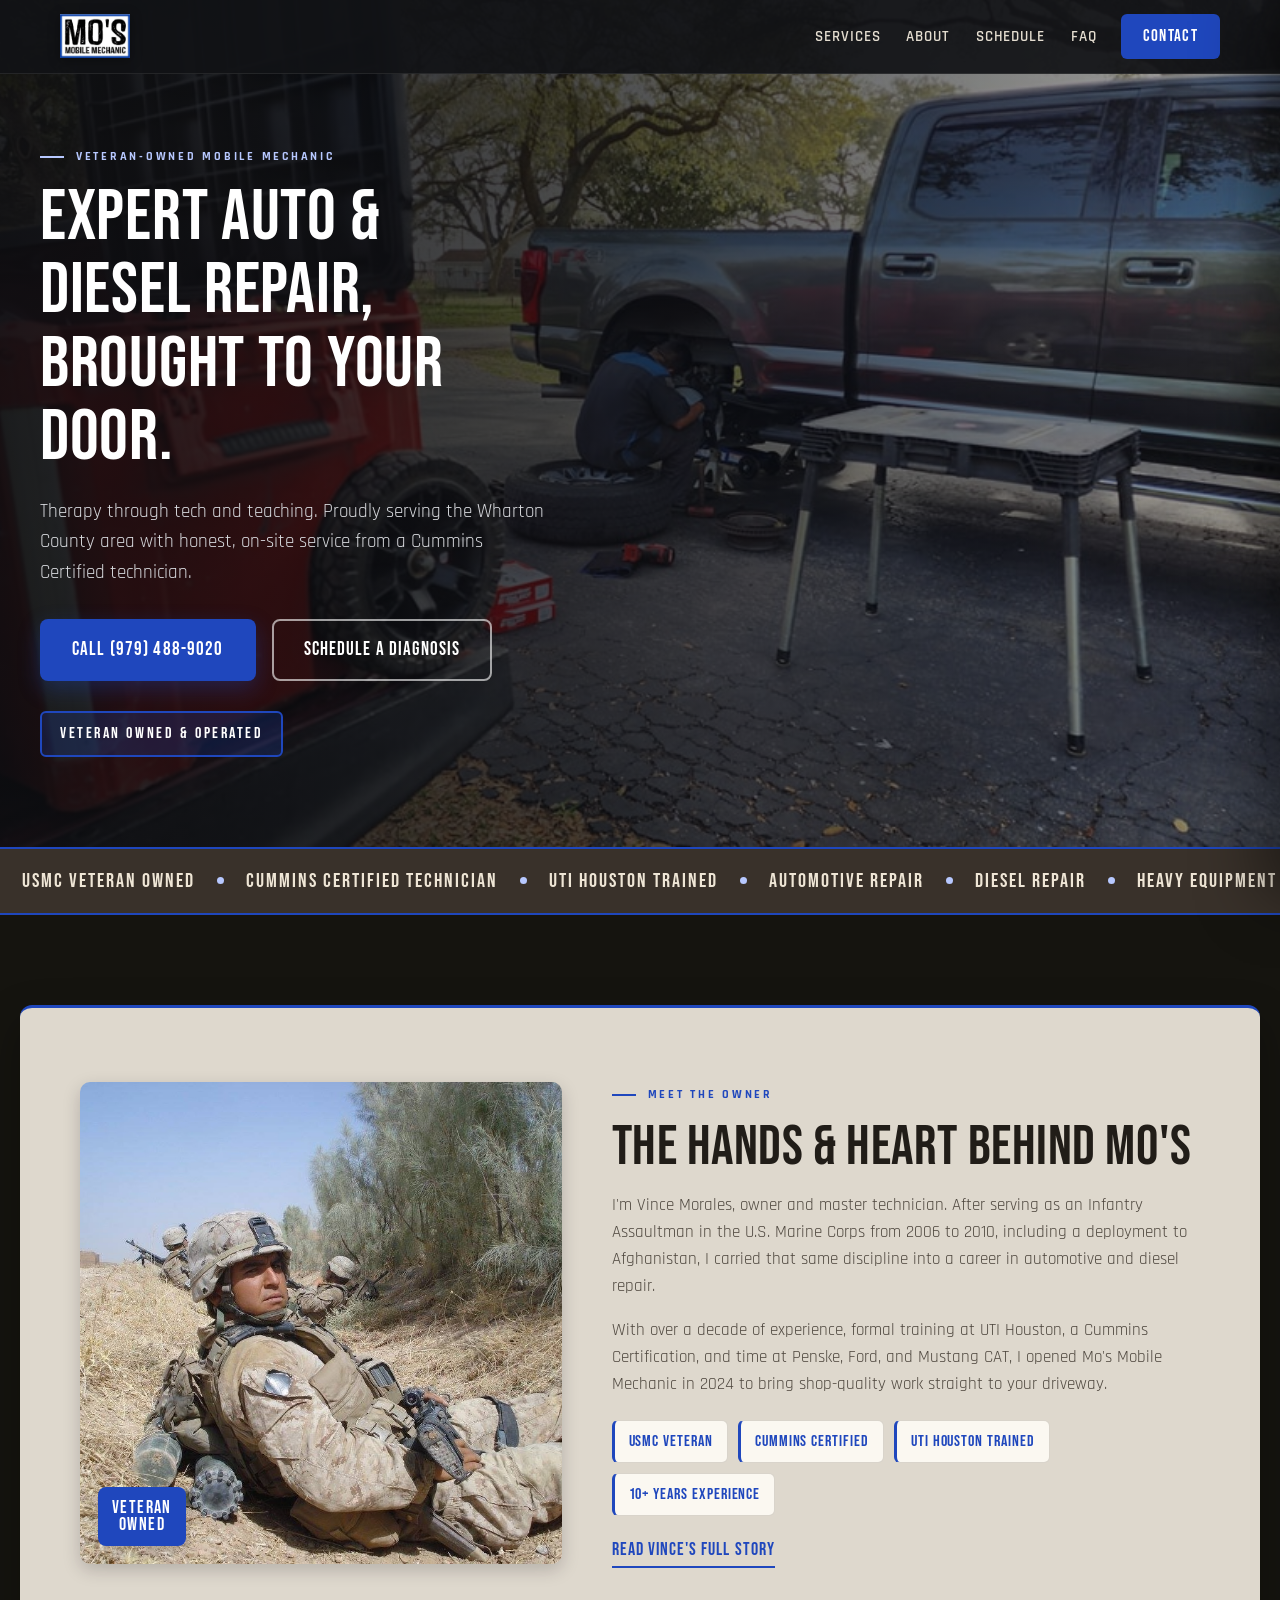
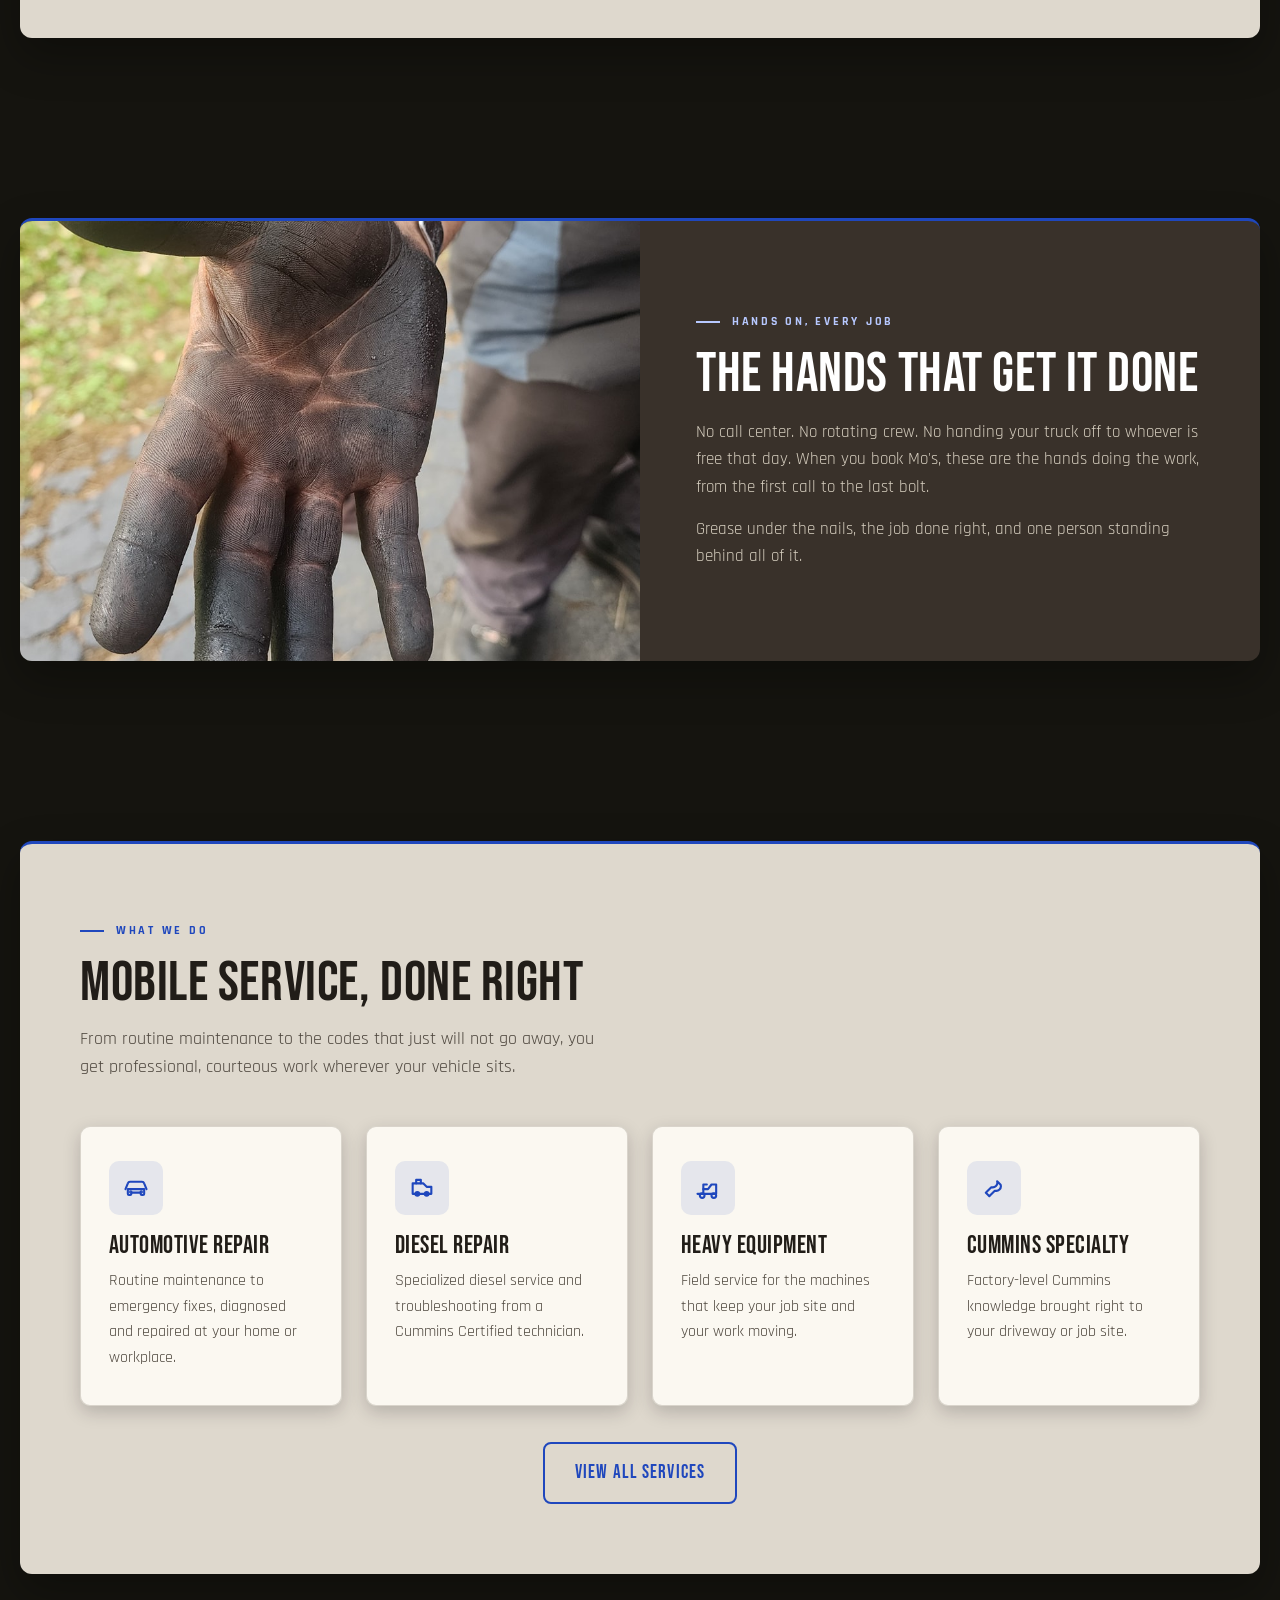
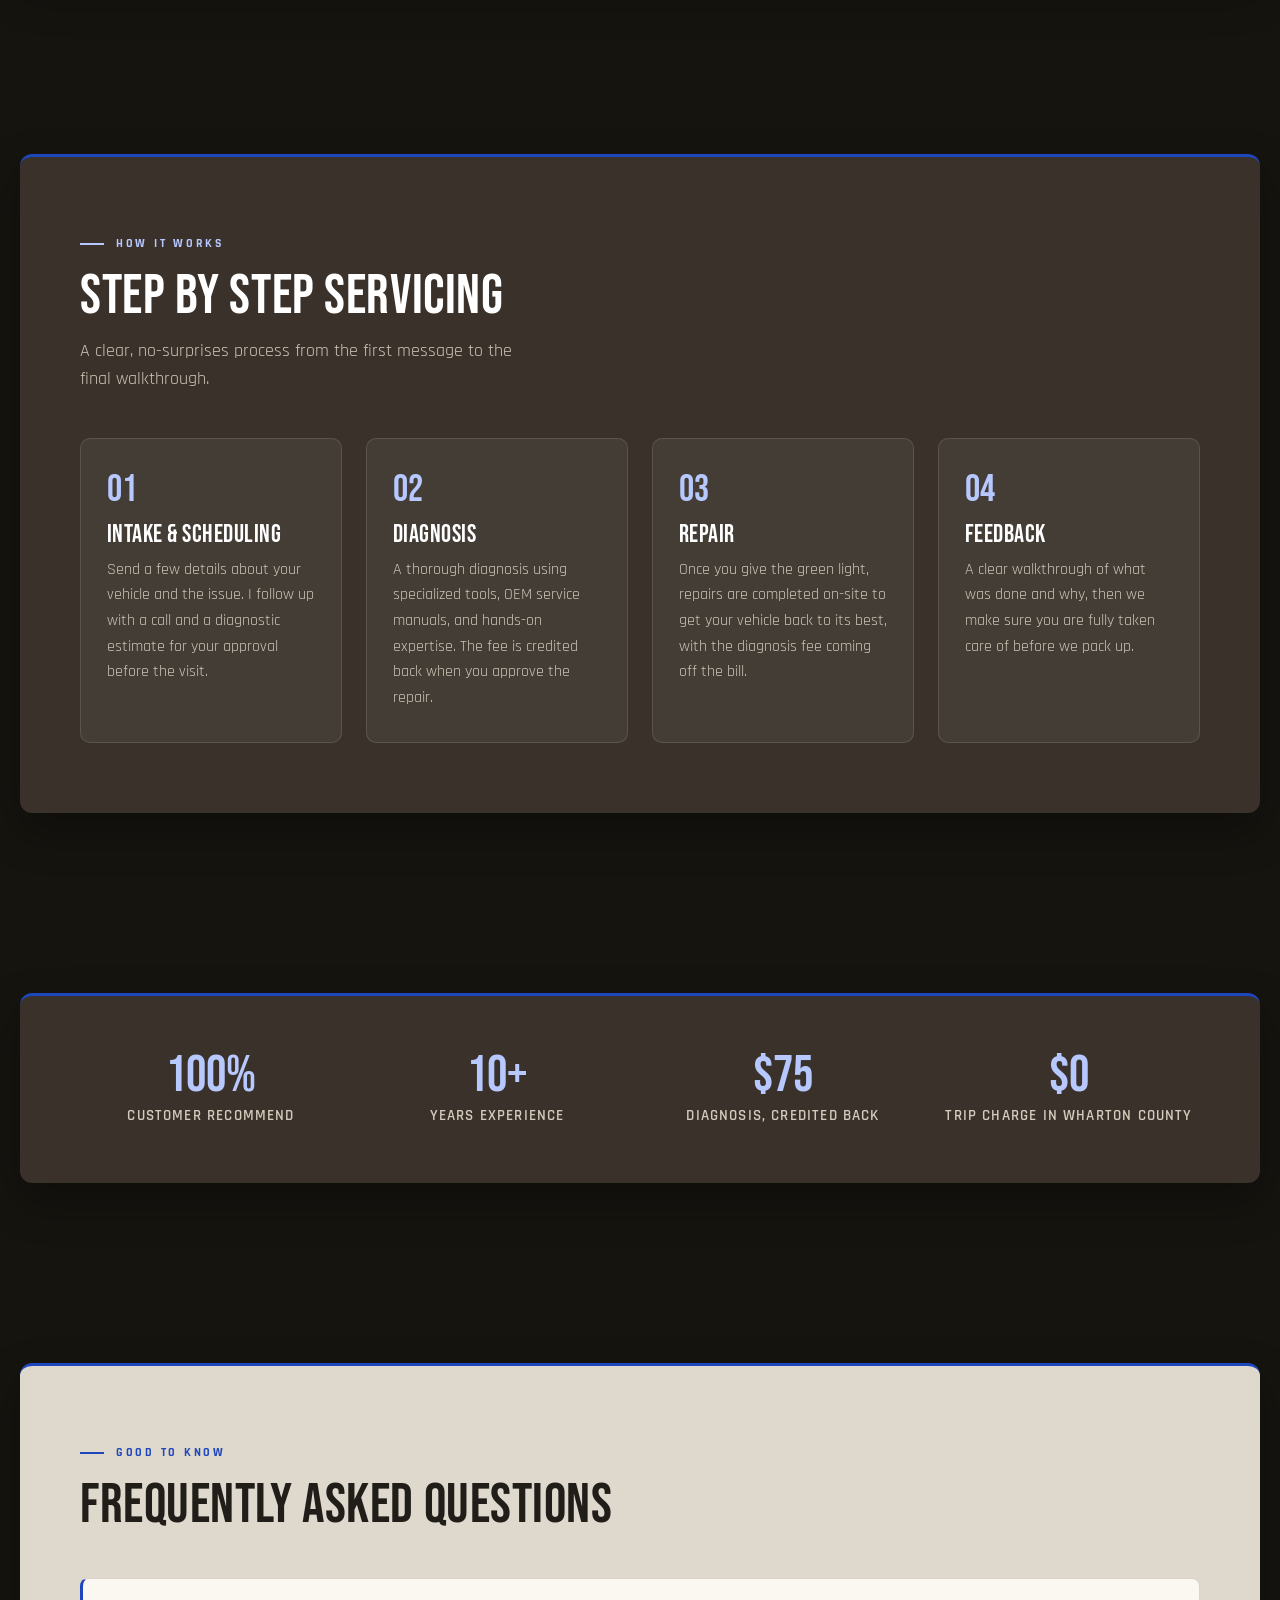
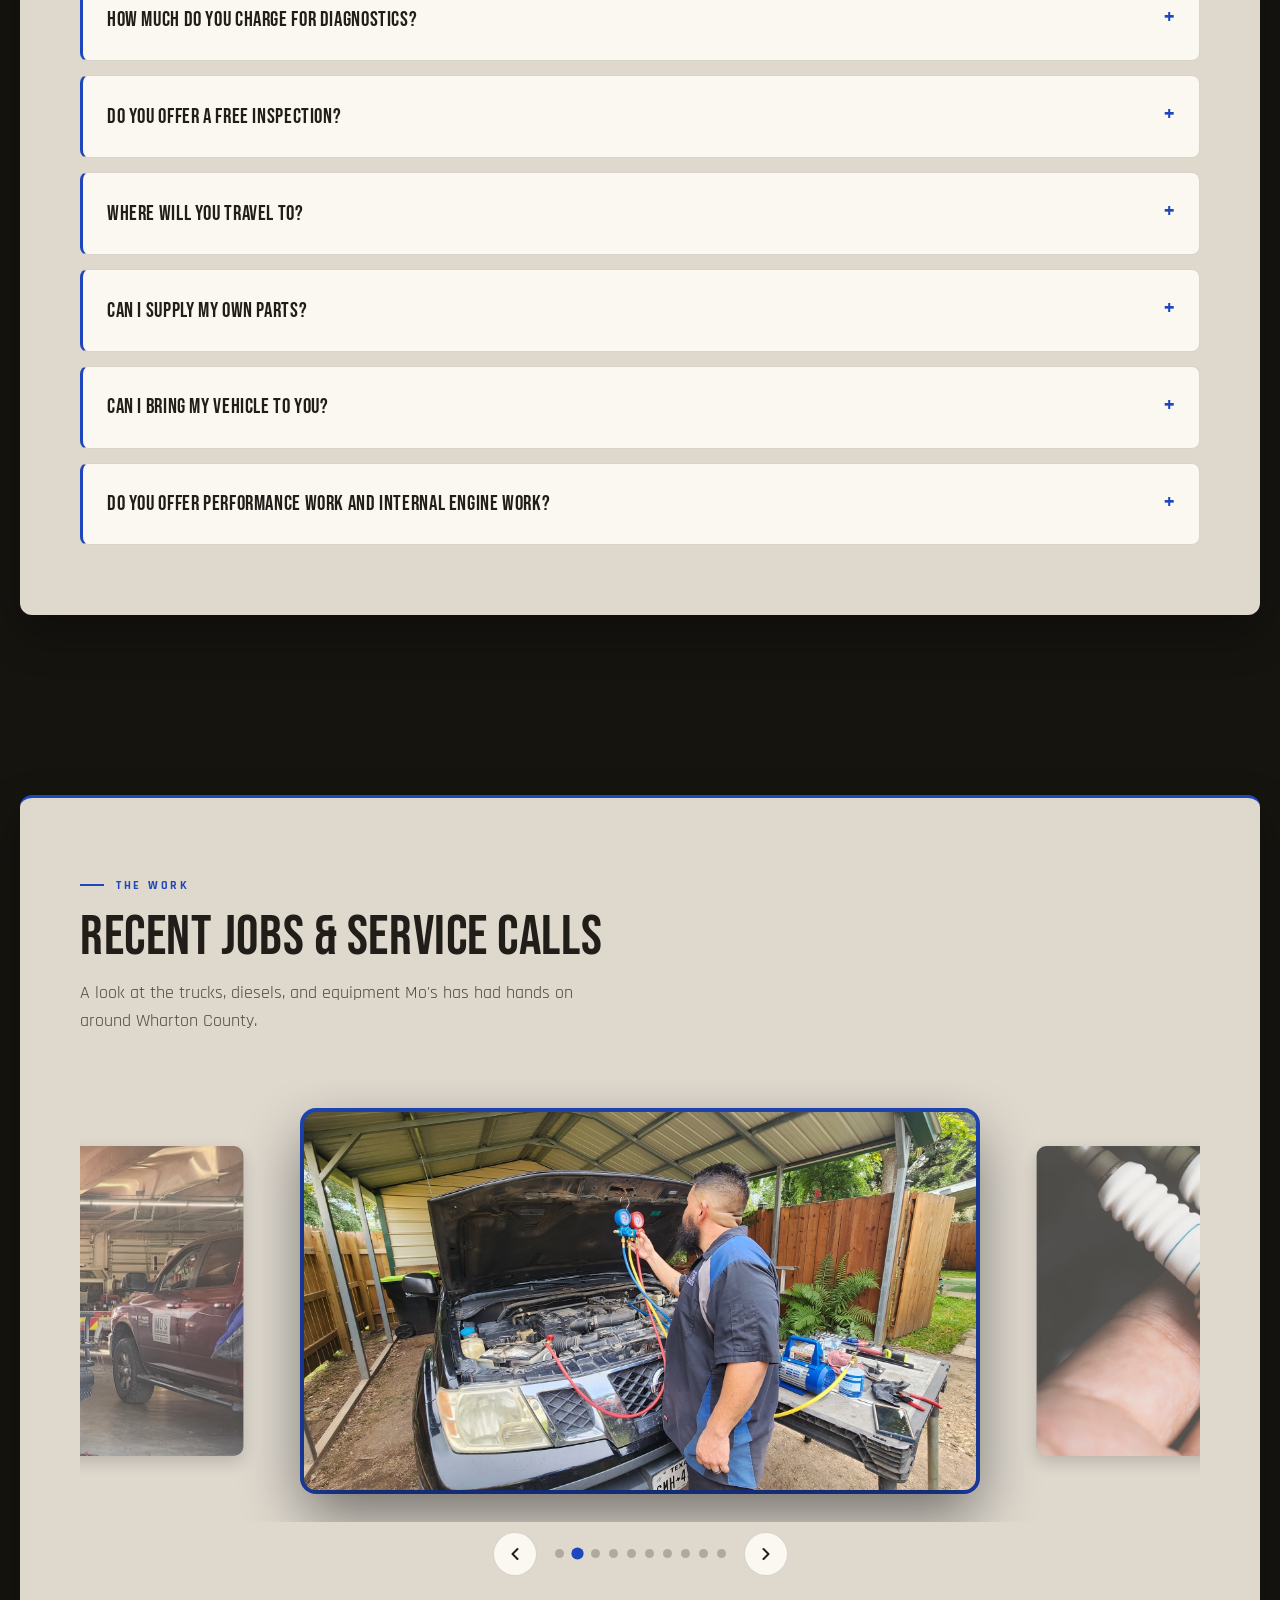
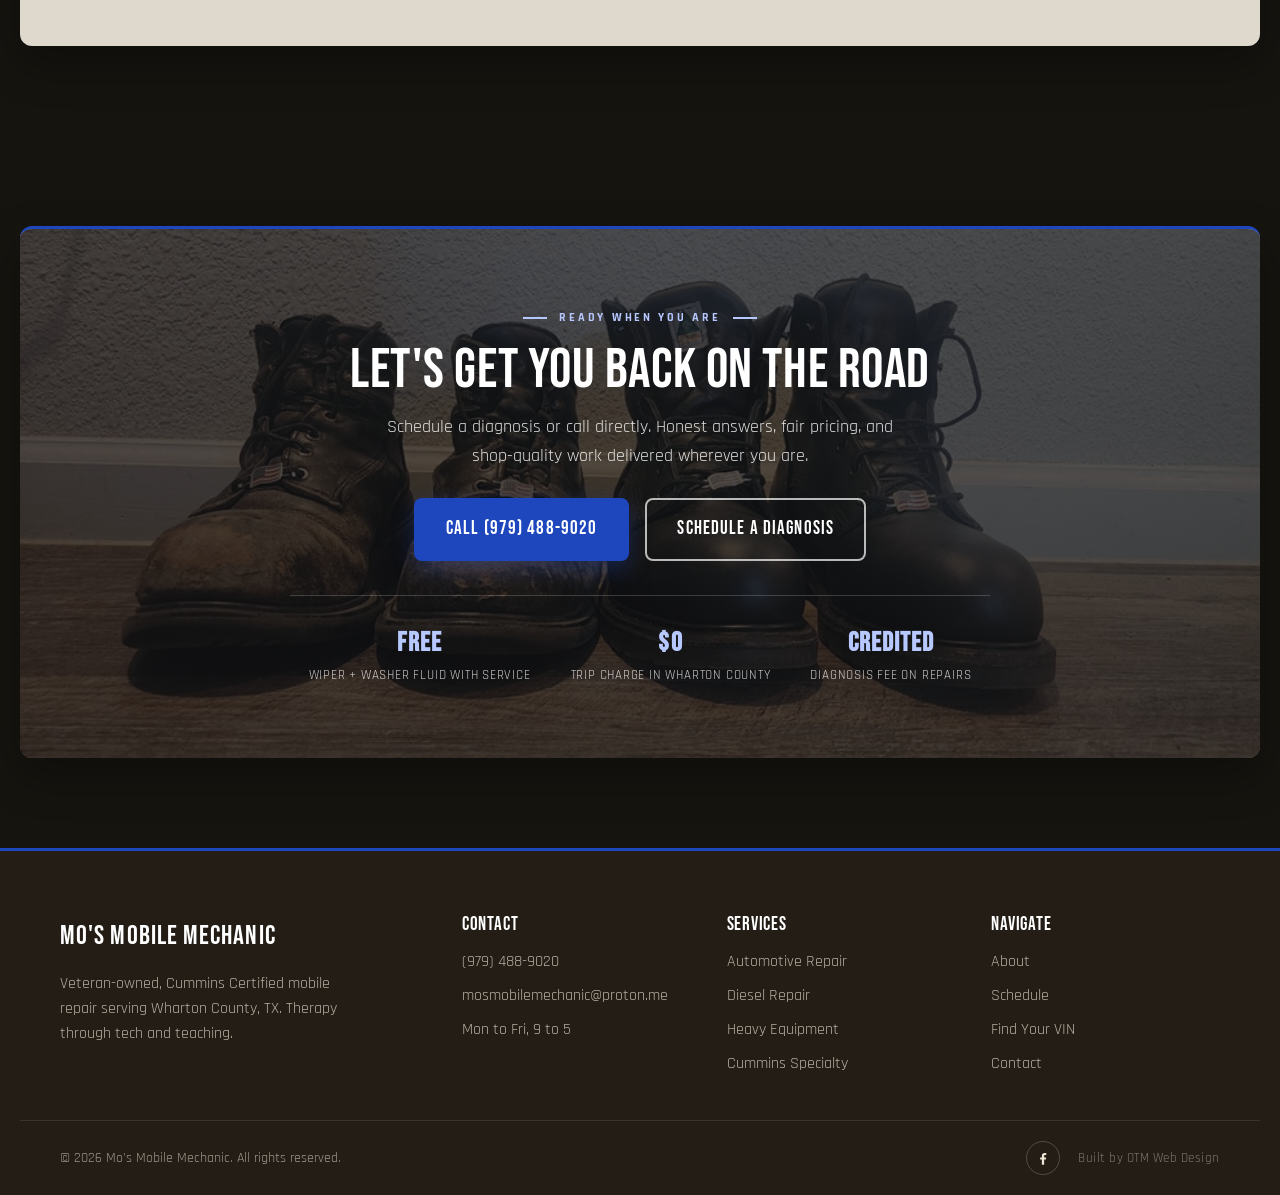
<file: index.html>
<!DOCTYPE html>
<html lang="en">
<head>
  <meta charset="UTF-8" />
  <meta name="viewport" content="width=device-width, initial-scale=1.0" />
  <title>Mo's Mobile Mechanic | Veteran-Owned Auto &amp; Diesel Repair | Wharton County, TX</title>
  <meta name="description" content="Veteran-owned mobile mechanic serving Wharton County, TX. Cummins Certified, UTI Houston trained. Auto, diesel, and heavy equipment repair brought to your door." />
  <link rel="preconnect" href="https://fonts.googleapis.com" />
  <link rel="preconnect" href="https://fonts.gstatic.com" crossorigin />
  <link href="https://fonts.googleapis.com/css2?family=Bebas+Neue&family=Rajdhani:wght@400;500;600;700&display=swap" rel="stylesheet" />
  <link rel="icon" type="image/png" href="assets/favicon.png" />
  <link rel="stylesheet" href="styles.css" />
</head>
<body data-page="home">
  <header class="nav" id="top">
    <div class="nav-inner">
      <a class="brand" href="index.html" aria-label="Mo's Mobile Mechanic home">
        <img class="brand-logo" src="assets/logo.png" alt="Mo's Mobile Mechanic logo" />
        
      </a>
      <nav class="nav-links" aria-label="Primary">
        <a href="services.html" data-nav="services">Services</a>
        <a href="about.html" data-nav="about">About</a>
        <a href="contact.html#schedule" data-nav="schedule">Schedule</a>
        <a href="index.html#faq" data-nav="faq">FAQ</a>
      </nav>
      <a class="nav-cta" href="contact.html" data-nav="contact">Contact</a>
      <button class="hamburger" id="hamburger" aria-label="Open menu" aria-expanded="false" aria-controls="mobileMenu"><span></span><span></span><span></span></button>
    </div>
  </header>
  <div class="nav-backdrop" id="navBackdrop"></div>
  <aside class="mobile-menu" id="mobileMenu" aria-hidden="true">
    <nav aria-label="Mobile">
      <a href="services.html">Services</a>
      <a href="about.html">About</a>
      <a href="contact.html#schedule">Schedule</a>
      <a href="index.html#faq">FAQ</a>
      <a class="mobile-cta" href="contact.html">Contact</a>
    </nav>
  </aside>
  <section class="hero">
    <div class="hero-overlay"></div>
    <div class="hero-content">
      <span class="eyebrow eyebrow-light"><i></i>Veteran-Owned Mobile Mechanic</span>
      <h1>Expert Auto &amp; Diesel Repair,<br />Brought To Your Door.</h1>
      <p class="hero-sub">Therapy through tech and teaching. Proudly serving the Wharton County area with honest, on-site service from a Cummins Certified technician.</p>
      <div class="hero-cta">
        <a class="btn btn-primary" href="tel:+19794889020">Call (979) 488-9020</a>
        <a class="btn btn-ghost" href="contact.html#schedule">Schedule a Diagnosis</a>
      </div>
      <div class="hero-badge">Veteran Owned &amp; Operated</div>
    </div>
  </section>
  <div class="marquee" aria-hidden="true">
    <div class="marquee-track">
      <span>USMC Veteran Owned</span><i></i><span>Cummins Certified Technician</span><i></i><span>UTI Houston Trained</span><i></i><span>Automotive Repair</span><i></i><span>Diesel Repair</span><i></i><span>Heavy Equipment</span><i></i><span>No Trip Charge in Wharton County</span><i></i>
      <span>USMC Veteran Owned</span><i></i><span>Cummins Certified Technician</span><i></i><span>UTI Houston Trained</span><i></i><span>Automotive Repair</span><i></i><span>Diesel Repair</span><i></i><span>Heavy Equipment</span><i></i><span>No Trip Charge in Wharton County</span><i></i>
    </div>
  </div>
  <section class="section" id="about">
    <div class="container frame intro-grid">
      <div class="intro-media"><img src="assets/about-main.jpg" alt="Vince Morales, owner and master technician of Mo's Mobile Mechanic" /><span class="media-badge">Veteran<br />Owned</span></div>
      <div class="intro-copy">
        <span class="eyebrow"><i></i>Meet The Owner</span>
        <h2>The Hands &amp; Heart Behind Mo's</h2>
        <p>I'm Vince Morales, owner and master technician. After serving as an Infantry Assaultman in the U.S. Marine Corps from 2006 to 2010, including a deployment to Afghanistan, I carried that same discipline into a career in automotive and diesel repair.</p>
        <p>With over a decade of experience, formal training at UTI Houston, a Cummins Certification, and time at Penske, Ford, and Mustang CAT, I opened Mo's Mobile Mechanic in 2024 to bring shop-quality work straight to your driveway.</p>
        <ul class="cred-chips"><li>USMC Veteran</li><li>Cummins Certified</li><li>UTI Houston Trained</li><li>10+ Years Experience</li></ul>
        <a class="text-link" href="about.html">Read Vince's full story</a>
      </div>
    </div>
  </section>
  <section class="section" id="hands">
    <div class="container frame frame-deep feature-frame">
      <div class="feature-inner">
        <div class="feature-media"><img src="assets/hands.jpg" alt="A mechanic's grease-covered hand after a day of work" /></div>
        <div class="feature-copy">
          <span class="eyebrow"><i></i>Hands On, Every Job</span>
          <h2>The Hands That Get It Done</h2>
          <p>No call center. No rotating crew. No handing your truck off to whoever is free that day. When you book Mo's, these are the hands doing the work, from the first call to the last bolt.</p>
          <p>Grease under the nails, the job done right, and one person standing behind all of it.</p>
        </div>
      </div>
    </div>
  </section>
  <section class="section" id="services">
    <div class="container frame">
      <div class="frame-head"><span class="eyebrow"><i></i>What We Do</span><h2>Mobile Service, Done Right</h2><p class="lede">From routine maintenance to the codes that just will not go away, you get professional, courteous work wherever your vehicle sits.</p></div>
      <div class="cards-grid">
        <article class="card"><span class="card-icon" aria-hidden="true"><svg viewBox="0 0 24 24" fill="none" stroke="currentColor" stroke-width="1.8" stroke-linecap="round" stroke-linejoin="round"><path d="M3 13l2-5a2 2 0 0 1 1.9-1.3h10.2A2 2 0 0 1 19 8l2 5"/><path d="M5 13h14v4a1 1 0 0 1-1 1h-1a1 1 0 0 1-1-1v-1H8v1a1 1 0 0 1-1 1H6a1 1 0 0 1-1-1z"/><circle cx="7.5" cy="15.5" r=".6"/><circle cx="16.5" cy="15.5" r=".6"/></svg></span><h3>Automotive Repair</h3><p>Routine maintenance to emergency fixes, diagnosed and repaired at your home or workplace.</p></article>
        <article class="card"><span class="card-icon" aria-hidden="true"><svg viewBox="0 0 24 24" fill="none" stroke="currentColor" stroke-width="1.8" stroke-linecap="round" stroke-linejoin="round"><path d="M4 8h9l3 3h4v6H4z"/><circle cx="8" cy="17" r="1.6"/><circle cx="16" cy="17" r="1.6"/><path d="M7 8V5h4v3"/></svg></span><h3>Diesel Repair</h3><p>Specialized diesel service and troubleshooting from a Cummins Certified technician.</p></article>
        <article class="card"><span class="card-icon" aria-hidden="true"><svg viewBox="0 0 24 24" fill="none" stroke="currentColor" stroke-width="1.8" stroke-linecap="round" stroke-linejoin="round"><path d="M3 17h5v-4h4l3-4h4v8z"/><circle cx="7" cy="18.5" r="2"/><circle cx="17" cy="18.5" r="2"/><path d="M8 13V9h3"/></svg></span><h3>Heavy Equipment</h3><p>Field service for the machines that keep your job site and your work moving.</p></article>
        <article class="card"><span class="card-icon" aria-hidden="true"><svg viewBox="0 0 24 24" fill="none" stroke="currentColor" stroke-width="1.8" stroke-linecap="round" stroke-linejoin="round"><path d="M14.7 6.3a4 4 0 0 1-5 5L6 15l-1 1 3 3 1-1 3.7-3.7a4 4 0 0 0 5-5z"/></svg></span><h3>Cummins Specialty</h3><p>Factory-level Cummins knowledge brought right to your driveway or job site.</p></article>
      </div>
      <div class="frame-foot"><a class="btn btn-secondary" href="services.html">View All Services</a></div>
    </div>
  </section>
  <section class="section" id="process">
    <div class="container frame frame-deep">
      <div class="frame-head"><span class="eyebrow"><i></i>How It Works</span><h2>Step By Step Servicing</h2><p class="lede">A clear, no-surprises process from the first message to the final walkthrough.</p></div>
      <div class="steps-grid">
        <article class="step"><span class="step-num">01</span><h3>Intake &amp; Scheduling</h3><p>Send a few details about your vehicle and the issue. I follow up with a call and a diagnostic estimate for your approval before the visit.</p></article>
        <article class="step"><span class="step-num">02</span><h3>Diagnosis</h3><p>A thorough diagnosis using specialized tools, OEM service manuals, and hands-on expertise. The fee is credited back when you approve the repair.</p></article>
        <article class="step"><span class="step-num">03</span><h3>Repair</h3><p>Once you give the green light, repairs are completed on-site to get your vehicle back to its best, with the diagnosis fee coming off the bill.</p></article>
        <article class="step"><span class="step-num">04</span><h3>Feedback</h3><p>A clear walkthrough of what was done and why, then we make sure you are fully taken care of before we pack up.</p></article>
      </div>
    </div>
  </section>
  <section class="section" id="stats">
    <div class="container frame frame-deep stats-frame">
      <div class="stat"><span class="stat-num">100%</span><span class="stat-label">Customer Recommend</span></div>
      <div class="stat"><span class="stat-num">10+</span><span class="stat-label">Years Experience</span></div>
      <div class="stat"><span class="stat-num">$75</span><span class="stat-label">Diagnosis, Credited Back</span></div>
      <div class="stat"><span class="stat-num">$0</span><span class="stat-label">Trip Charge In Wharton County</span></div>
    </div>
  </section>
  <section class="section" id="faq">
    <div class="container frame">
      <div class="frame-head"><span class="eyebrow"><i></i>Good To Know</span><h2>Frequently Asked Questions</h2></div>
      <div class="faq-list">
        <details class="faq-item"><summary>How much do you charge for diagnostics?</summary><div class="faq-body"><p>Every diagnostic session is billed at $75 per hour, typically lasting about one hour. If you decide to proceed with repairs, that fee is deducted from your repair invoice. Some issues, like a no-start or complex electrical problems, can require additional diagnostics. I will always send an estimate for your approval before arriving.</p></div></details>
        <details class="faq-item"><summary>Do you offer a free inspection?</summary><div class="faq-body"><p>All inspections are part of the diagnostic service, which is $75 per hour. That fee is credited toward your repair invoice if you choose to move forward with the work I recommend.</p></div></details>
        <details class="faq-item"><summary>Where will you travel to?</summary><div class="faq-body"><p>I am based in Wharton, TX and offer free travel within Wharton County. For locations outside the area, there is a modest travel fee of $0.50 per mile, plus travel time billed at half rate, or $37.50 per hour. I am happy to estimate these fees up front so you can make an informed decision.</p></div></details>
        <details class="faq-item"><summary>Can I supply my own parts?</summary><div class="faq-body"><p>Yes, you can provide your own parts. I am glad to use them, though please note I cannot offer a warranty on customer-supplied parts.</p></div></details>
        <details class="faq-item"><summary>Can I bring my vehicle to you?</summary><div class="faq-body"><p>I do not operate out of a shop. The service is mobile and I come to your location. If you live in a multi-family dwelling like an apartment, I just need to confirm we have permission to perform service on-site.</p></div></details>
        <details class="faq-item"><summary>Do you offer performance work and internal engine work?</summary><div class="faq-body"><p>I am not a performance specialist, so for tuning I will point you to an expert with a shop and specialized equipment. Engine work depends on the scope. I am happy to take a look and will gladly refer you to a dedicated brick-and-mortar shop if it falls outside my mobile setup.</p></div></details>
      </div>
    </div>
  </section>
  <section class="section" id="gallery">
    <div class="container frame">
      <div class="frame-head"><span class="eyebrow"><i></i>The Work</span><h2>Recent Jobs &amp; Service Calls</h2><p class="lede">A look at the trucks, diesels, and equipment Mo's has had hands on around Wharton County.</p></div>
      <div class="carousel" data-carousel>
        <div class="car-viewport"><div class="car-track">
        <div class="car-slide" role="img" aria-label="Mo's Mobile Mechanic job photo 1" style="background-image: url('assets/gallery-1.jpg');"></div>
        <div class="car-slide" role="img" aria-label="Mo's Mobile Mechanic job photo 2" style="background-image: url('assets/gallery-2.jpg');"></div>
        <div class="car-slide" role="img" aria-label="Mo's Mobile Mechanic job photo 3" style="background-image: url('assets/gallery-3.jpg');"></div>
        <div class="car-slide" role="img" aria-label="Mo's Mobile Mechanic job photo 4" style="background-image: url('assets/gallery-4.jpg');"></div>
        <div class="car-slide" role="img" aria-label="Mo's Mobile Mechanic job photo 5" style="background-image: url('assets/gallery-5.jpg');"></div>
        <div class="car-slide" role="img" aria-label="Mo's Mobile Mechanic job photo 6" style="background-image: url('assets/gallery-6.jpg');"></div>
        <div class="car-slide" role="img" aria-label="Mo's Mobile Mechanic job photo 7" style="background-image: url('assets/gallery-7.jpg');"></div>
        <div class="car-slide" role="img" aria-label="Mo's Mobile Mechanic job photo 8" style="background-image: url('assets/gallery-8.jpg');"></div>
        <div class="car-slide" role="img" aria-label="Mo's Mobile Mechanic job photo 9" style="background-image: url('assets/gallery-9.jpg');"></div>
        <div class="car-slide" role="img" aria-label="Mo's Mobile Mechanic job photo 10" style="background-image: url('assets/gallery-10.jpg');"></div>
        </div></div>
        <div class="car-controls">
          <button class="car-btn car-prev" aria-label="Previous photo"><svg viewBox="0 0 24 24" fill="none" stroke="currentColor" stroke-width="2.4" stroke-linecap="round" stroke-linejoin="round"><path d="M15 18l-6-6 6-6"/></svg></button>
          <div class="car-dots"></div>
          <button class="car-btn car-next" aria-label="Next photo"><svg viewBox="0 0 24 24" fill="none" stroke="currentColor" stroke-width="2.4" stroke-linecap="round" stroke-linejoin="round"><path d="M9 6l6 6-6 6"/></svg></button>
        </div>
      </div>
    </div>
  </section>
  <section class="section" id="cta">
    <div class="container cta-strip">
      <div class="cta-overlay"></div>
      <div class="cta-content">
        <span class="eyebrow eyebrow-center eyebrow-light"><i></i>Ready When You Are<i></i></span>
        <h2>Let's Get You Back On The Road</h2>
        <p class="lede">Schedule a diagnosis or call directly. Honest answers, fair pricing, and shop-quality work delivered wherever you are.</p>
        <div class="cta-buttons">
          <a class="btn btn-primary" href="tel:+19794889020">Call (979) 488-9020</a>
          <a class="btn btn-ghost-light" href="contact.html#schedule">Schedule a Diagnosis</a>
        </div>
        <div class="trust-strip">
          <div class="trust-item"><strong>Free</strong><span>Wiper + Washer Fluid With Service</span></div>
          <div class="trust-item"><strong>$0</strong><span>Trip Charge In Wharton County</span></div>
          <div class="trust-item"><strong>Credited</strong><span>Diagnosis Fee On Repairs</span></div>
        </div>
      </div>
    </div>
  </section>
  <footer class="footer">
    <div class="footer-inner">
      <div class="footer-col footer-brand"><span class="brand-mark">MO'S MOBILE MECHANIC</span><p>Veteran-owned, Cummins Certified mobile repair serving Wharton County, TX. Therapy through tech and teaching.</p></div>
      <div class="footer-col"><h4>Contact</h4><ul><li><a href="tel:+19794889020">(979) 488-9020</a></li><li><a href="mailto:mosmobilemechanic@proton.me">mosmobilemechanic@proton.me</a></li><li>Mon to Fri, 9 to 5</li></ul></div>
      <div class="footer-col"><h4>Services</h4><ul><li><a href="services.html">Automotive Repair</a></li><li><a href="services.html">Diesel Repair</a></li><li><a href="services.html">Heavy Equipment</a></li><li><a href="services.html">Cummins Specialty</a></li></ul></div>
      <div class="footer-col"><h4>Navigate</h4><ul><li><a href="about.html">About</a></li><li><a href="contact.html#schedule">Schedule</a></li><li><a href="contact.html#vin">Find Your VIN</a></li><li><a href="contact.html">Contact</a></li></ul></div>
    </div>
    <div class="footer-bottom">
      <span>&copy; 2026 Mo's Mobile Mechanic. All rights reserved.</span>
      <div class="footer-bottom-right">
        <a class="social" href="#" aria-label="Facebook"><svg viewBox="0 0 24 24" fill="currentColor" aria-hidden="true"><path d="M13.5 21v-7h2.4l.4-2.8h-2.8V9.4c0-.8.2-1.4 1.4-1.4h1.5V5.5c-.3 0-1.2-.1-2.2-.1-2.2 0-3.7 1.3-3.7 3.8v2H8.2V14h2.3v7z"/></svg></a>
        <a class="otm-credit" href="https://otm-designs.com" target="_blank" rel="noopener">Built by OTM Web Design</a>
      </div>
    </div>
  </footer>
  <div class="call-bar"><a href="tel:+19794889020">Call Now</a><a href="contact.html#schedule">Schedule</a></div>
  <script src="script.js"></script>
</body>
</html>
</file>
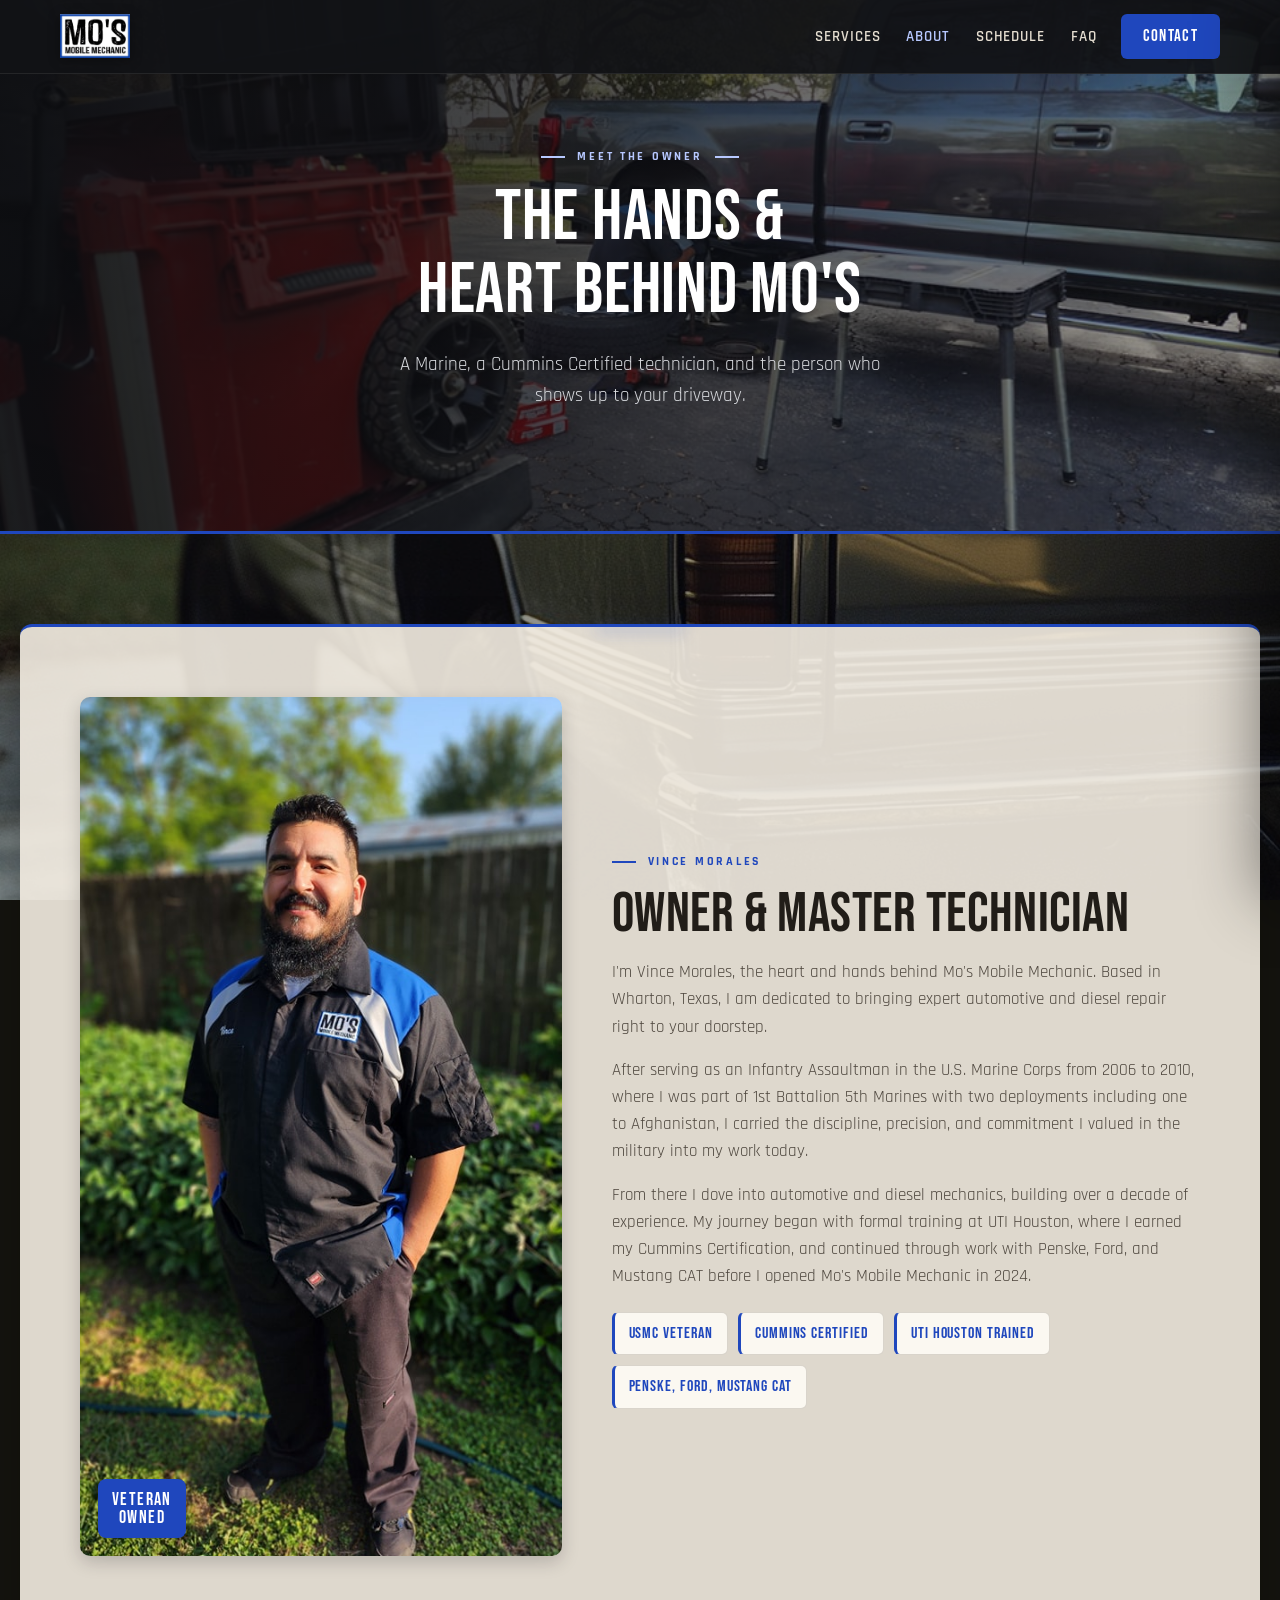
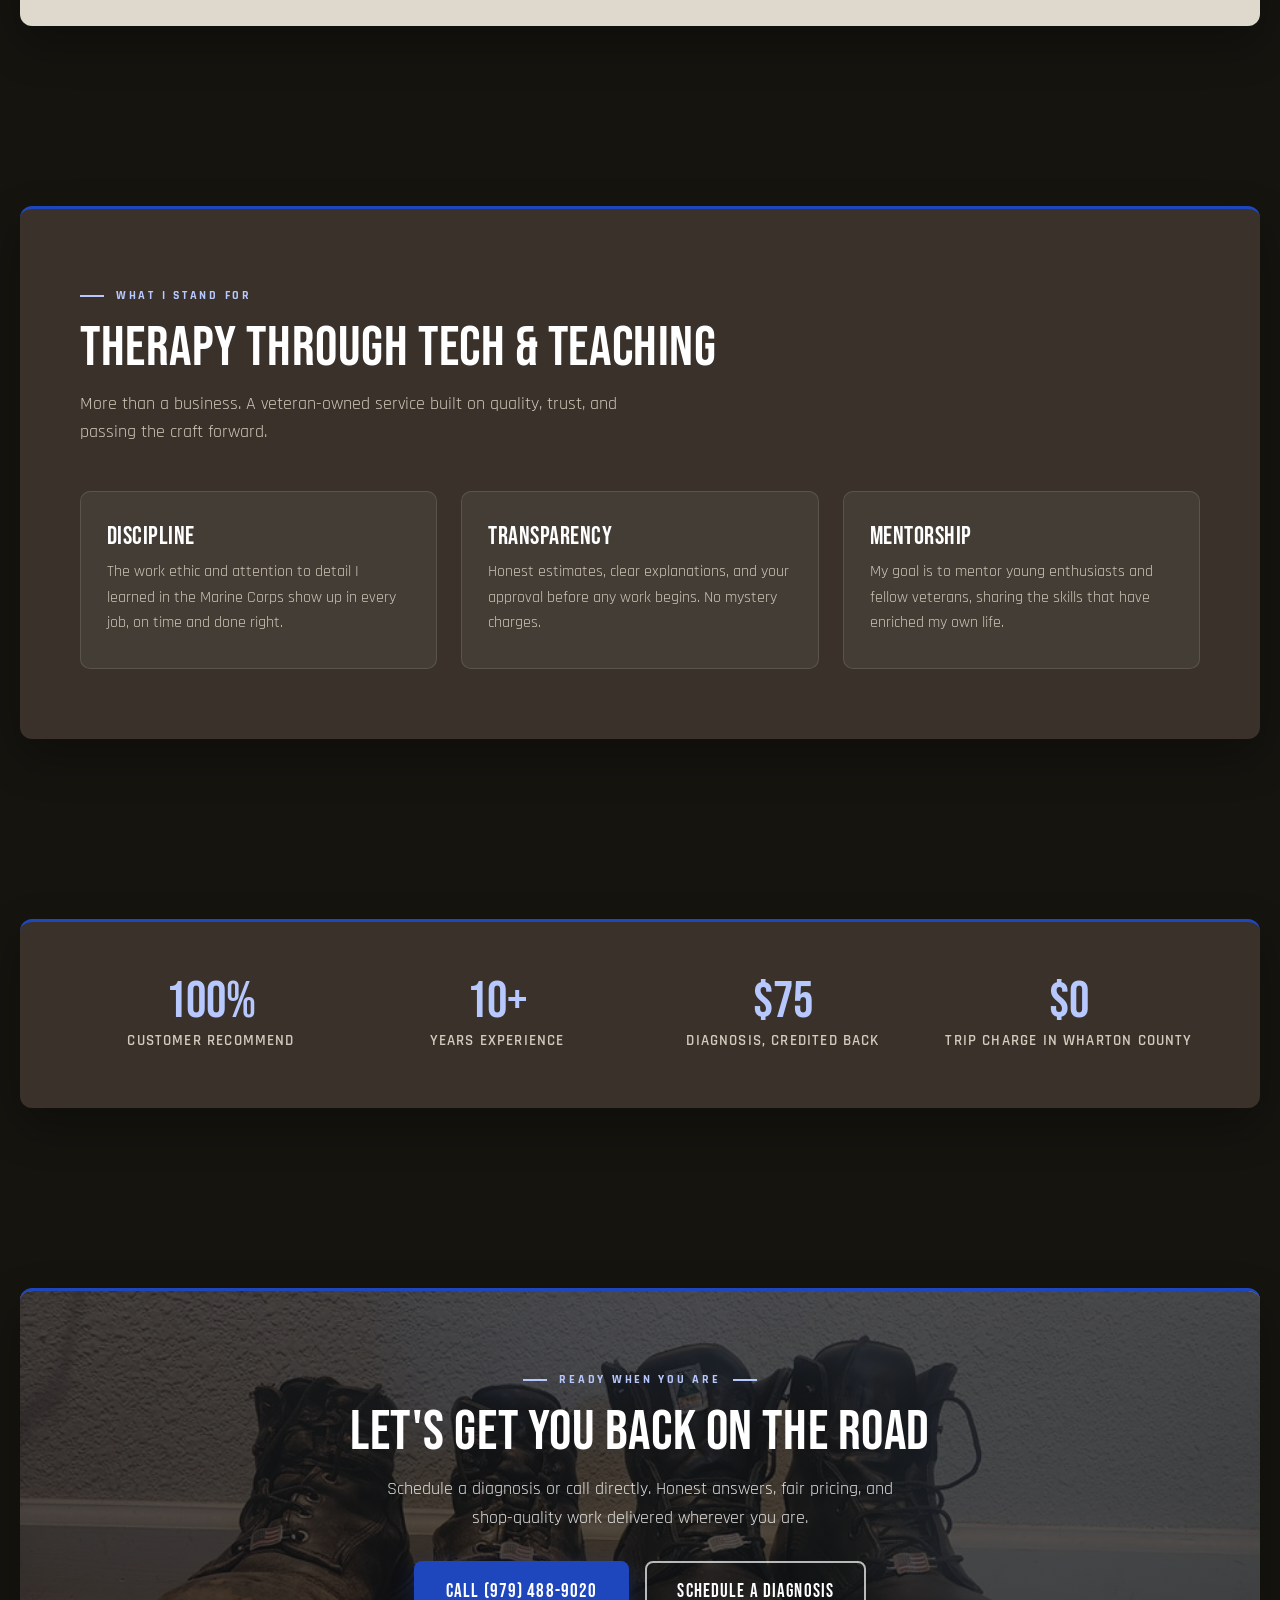
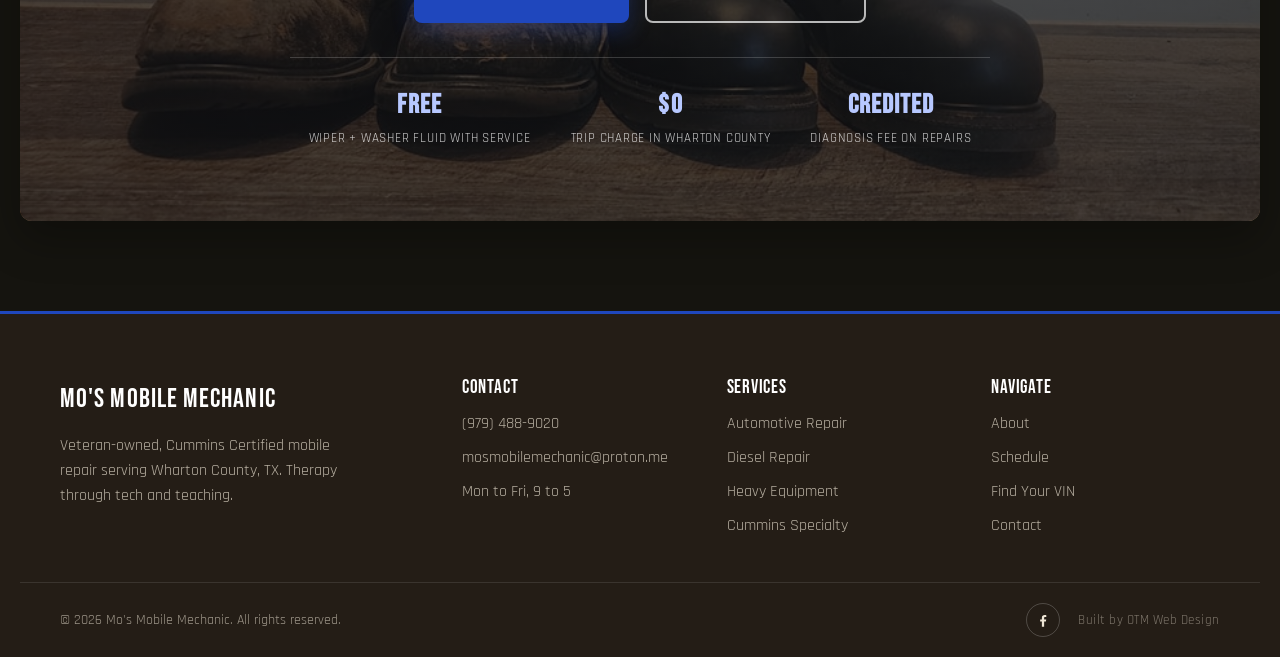
<file: about.html>
<!DOCTYPE html>
<html lang="en">
<head>
  <meta charset="UTF-8" />
  <meta name="viewport" content="width=device-width, initial-scale=1.0" />
  <title>About Vince | Mo's Mobile Mechanic | Wharton County, TX</title>
  <meta name="description" content="Meet Vince Morales, USMC veteran and Cummins Certified technician behind Mo's Mobile Mechanic in Wharton, TX." />
  <link rel="preconnect" href="https://fonts.googleapis.com" />
  <link rel="preconnect" href="https://fonts.gstatic.com" crossorigin />
  <link href="https://fonts.googleapis.com/css2?family=Bebas+Neue&family=Rajdhani:wght@400;500;600;700&display=swap" rel="stylesheet" />
  <link rel="icon" type="image/png" href="assets/favicon.png" />
  <link rel="stylesheet" href="styles.css" />
</head>
<body data-page="about">
  <header class="nav" id="top">
    <div class="nav-inner">
      <a class="brand" href="index.html" aria-label="Mo's Mobile Mechanic home">
        <img class="brand-logo" src="assets/logo.png" alt="Mo's Mobile Mechanic logo" />
        
      </a>
      <nav class="nav-links" aria-label="Primary">
        <a href="services.html" data-nav="services">Services</a>
        <a href="about.html" data-nav="about">About</a>
        <a href="contact.html#schedule" data-nav="schedule">Schedule</a>
        <a href="index.html#faq" data-nav="faq">FAQ</a>
      </nav>
      <a class="nav-cta" href="contact.html" data-nav="contact">Contact</a>
      <button class="hamburger" id="hamburger" aria-label="Open menu" aria-expanded="false" aria-controls="mobileMenu"><span></span><span></span><span></span></button>
    </div>
  </header>
  <div class="nav-backdrop" id="navBackdrop"></div>
  <aside class="mobile-menu" id="mobileMenu" aria-hidden="true">
    <nav aria-label="Mobile">
      <a href="services.html">Services</a>
      <a href="about.html">About</a>
      <a href="contact.html#schedule">Schedule</a>
      <a href="index.html#faq">FAQ</a>
      <a class="mobile-cta" href="contact.html">Contact</a>
    </nav>
  </aside>
  <section class="hero hero--page">
    <div class="hero-overlay"></div>
    <div class="hero-content hero-content--center">
      <span class="eyebrow eyebrow-center eyebrow-light"><i></i>Meet The Owner<i></i></span>
      <h1>The Hands &amp; Heart Behind Mo's</h1>
      <p class="hero-sub">A Marine, a Cummins Certified technician, and the person who shows up to your driveway.</p>
    </div>
  </section>
  <section class="section">
    <div class="container frame frame--first intro-grid">
      <div class="intro-media"><img src="assets/owner.jpg" alt="Vince Morales, owner and master technician of Mo's Mobile Mechanic" /><span class="media-badge">Veteran<br />Owned</span></div>
      <div class="intro-copy">
        <span class="eyebrow"><i></i>Vince Morales</span>
        <h2>Owner &amp; Master Technician</h2>
        <p>I'm Vince Morales, the heart and hands behind Mo's Mobile Mechanic. Based in Wharton, Texas, I am dedicated to bringing expert automotive and diesel repair right to your doorstep.</p>
        <p>After serving as an Infantry Assaultman in the U.S. Marine Corps from 2006 to 2010, where I was part of 1st Battalion 5th Marines with two deployments including one to Afghanistan, I carried the discipline, precision, and commitment I valued in the military into my work today.</p>
        <p>From there I dove into automotive and diesel mechanics, building over a decade of experience. My journey began with formal training at UTI Houston, where I earned my Cummins Certification, and continued through work with Penske, Ford, and Mustang CAT before I opened Mo's Mobile Mechanic in 2024.</p>
        <ul class="cred-chips"><li>USMC Veteran</li><li>Cummins Certified</li><li>UTI Houston Trained</li><li>Penske, Ford, Mustang CAT</li></ul>
      </div>
    </div>
  </section>
  <section class="section">
    <div class="container frame frame-deep">
      <div class="frame-head"><span class="eyebrow"><i></i>What I Stand For</span><h2>Therapy Through Tech &amp; Teaching</h2><p class="lede">More than a business. A veteran-owned service built on quality, trust, and passing the craft forward.</p></div>
      <div class="cards-grid cards-grid-3">
        <article class="step"><h3>Discipline</h3><p>The work ethic and attention to detail I learned in the Marine Corps show up in every job, on time and done right.</p></article>
        <article class="step"><h3>Transparency</h3><p>Honest estimates, clear explanations, and your approval before any work begins. No mystery charges.</p></article>
        <article class="step"><h3>Mentorship</h3><p>My goal is to mentor young enthusiasts and fellow veterans, sharing the skills that have enriched my own life.</p></article>
      </div>
    </div>
  </section>
  <section class="section" id="stats">
    <div class="container frame frame-deep stats-frame">
      <div class="stat"><span class="stat-num">100%</span><span class="stat-label">Customer Recommend</span></div>
      <div class="stat"><span class="stat-num">10+</span><span class="stat-label">Years Experience</span></div>
      <div class="stat"><span class="stat-num">$75</span><span class="stat-label">Diagnosis, Credited Back</span></div>
      <div class="stat"><span class="stat-num">$0</span><span class="stat-label">Trip Charge In Wharton County</span></div>
    </div>
  </section>
  <section class="section" id="cta">
    <div class="container cta-strip">
      <div class="cta-overlay"></div>
      <div class="cta-content">
        <span class="eyebrow eyebrow-center eyebrow-light"><i></i>Ready When You Are<i></i></span>
        <h2>Let's Get You Back On The Road</h2>
        <p class="lede">Schedule a diagnosis or call directly. Honest answers, fair pricing, and shop-quality work delivered wherever you are.</p>
        <div class="cta-buttons">
          <a class="btn btn-primary" href="tel:+19794889020">Call (979) 488-9020</a>
          <a class="btn btn-ghost-light" href="contact.html#schedule">Schedule a Diagnosis</a>
        </div>
        <div class="trust-strip">
          <div class="trust-item"><strong>Free</strong><span>Wiper + Washer Fluid With Service</span></div>
          <div class="trust-item"><strong>$0</strong><span>Trip Charge In Wharton County</span></div>
          <div class="trust-item"><strong>Credited</strong><span>Diagnosis Fee On Repairs</span></div>
        </div>
      </div>
    </div>
  </section>
  <footer class="footer">
    <div class="footer-inner">
      <div class="footer-col footer-brand"><span class="brand-mark">MO'S MOBILE MECHANIC</span><p>Veteran-owned, Cummins Certified mobile repair serving Wharton County, TX. Therapy through tech and teaching.</p></div>
      <div class="footer-col"><h4>Contact</h4><ul><li><a href="tel:+19794889020">(979) 488-9020</a></li><li><a href="mailto:mosmobilemechanic@proton.me">mosmobilemechanic@proton.me</a></li><li>Mon to Fri, 9 to 5</li></ul></div>
      <div class="footer-col"><h4>Services</h4><ul><li><a href="services.html">Automotive Repair</a></li><li><a href="services.html">Diesel Repair</a></li><li><a href="services.html">Heavy Equipment</a></li><li><a href="services.html">Cummins Specialty</a></li></ul></div>
      <div class="footer-col"><h4>Navigate</h4><ul><li><a href="about.html">About</a></li><li><a href="contact.html#schedule">Schedule</a></li><li><a href="contact.html#vin">Find Your VIN</a></li><li><a href="contact.html">Contact</a></li></ul></div>
    </div>
    <div class="footer-bottom">
      <span>&copy; 2026 Mo's Mobile Mechanic. All rights reserved.</span>
      <div class="footer-bottom-right">
        <a class="social" href="#" aria-label="Facebook"><svg viewBox="0 0 24 24" fill="currentColor" aria-hidden="true"><path d="M13.5 21v-7h2.4l.4-2.8h-2.8V9.4c0-.8.2-1.4 1.4-1.4h1.5V5.5c-.3 0-1.2-.1-2.2-.1-2.2 0-3.7 1.3-3.7 3.8v2H8.2V14h2.3v7z"/></svg></a>
        <a class="otm-credit" href="https://otm-designs.com" target="_blank" rel="noopener">Built by OTM Web Design</a>
      </div>
    </div>
  </footer>
  <div class="call-bar"><a href="tel:+19794889020">Call Now</a><a href="contact.html#schedule">Schedule</a></div>
  <script src="script.js"></script>
</body>
</html>
</file>
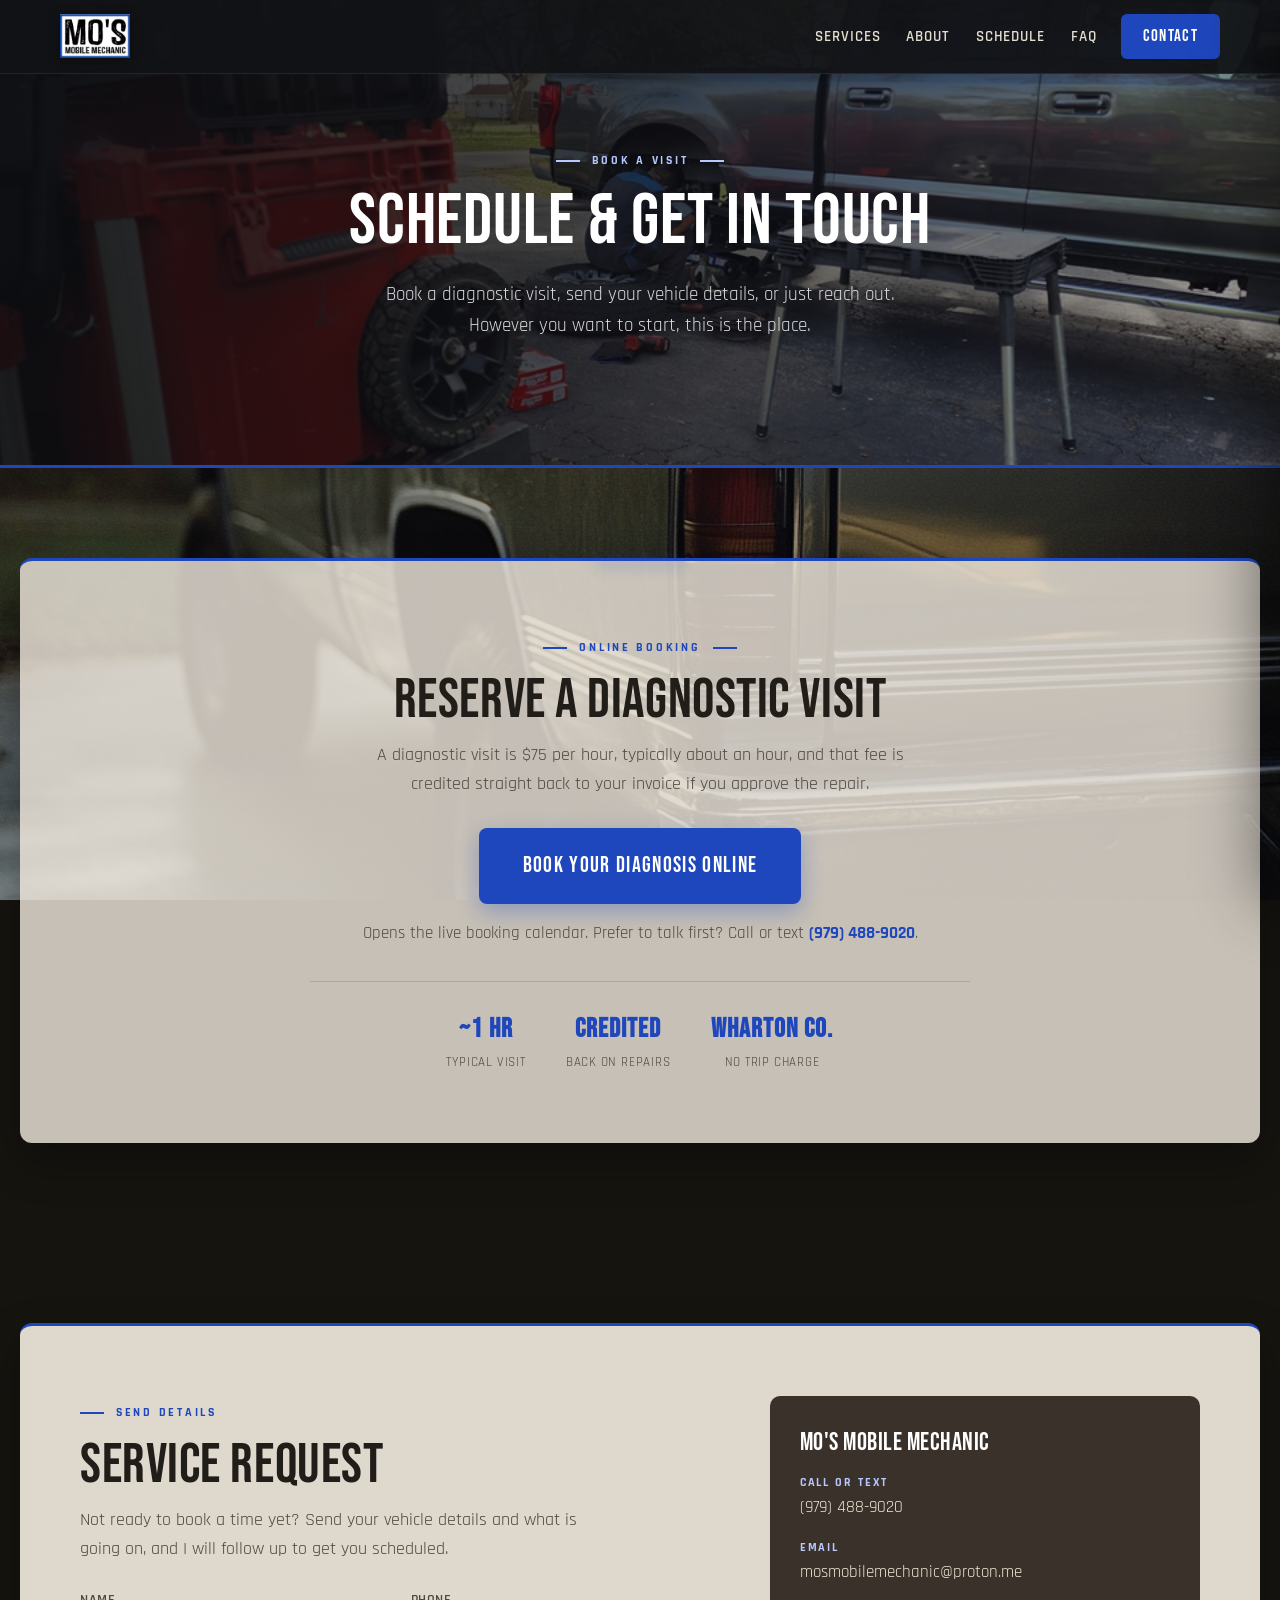
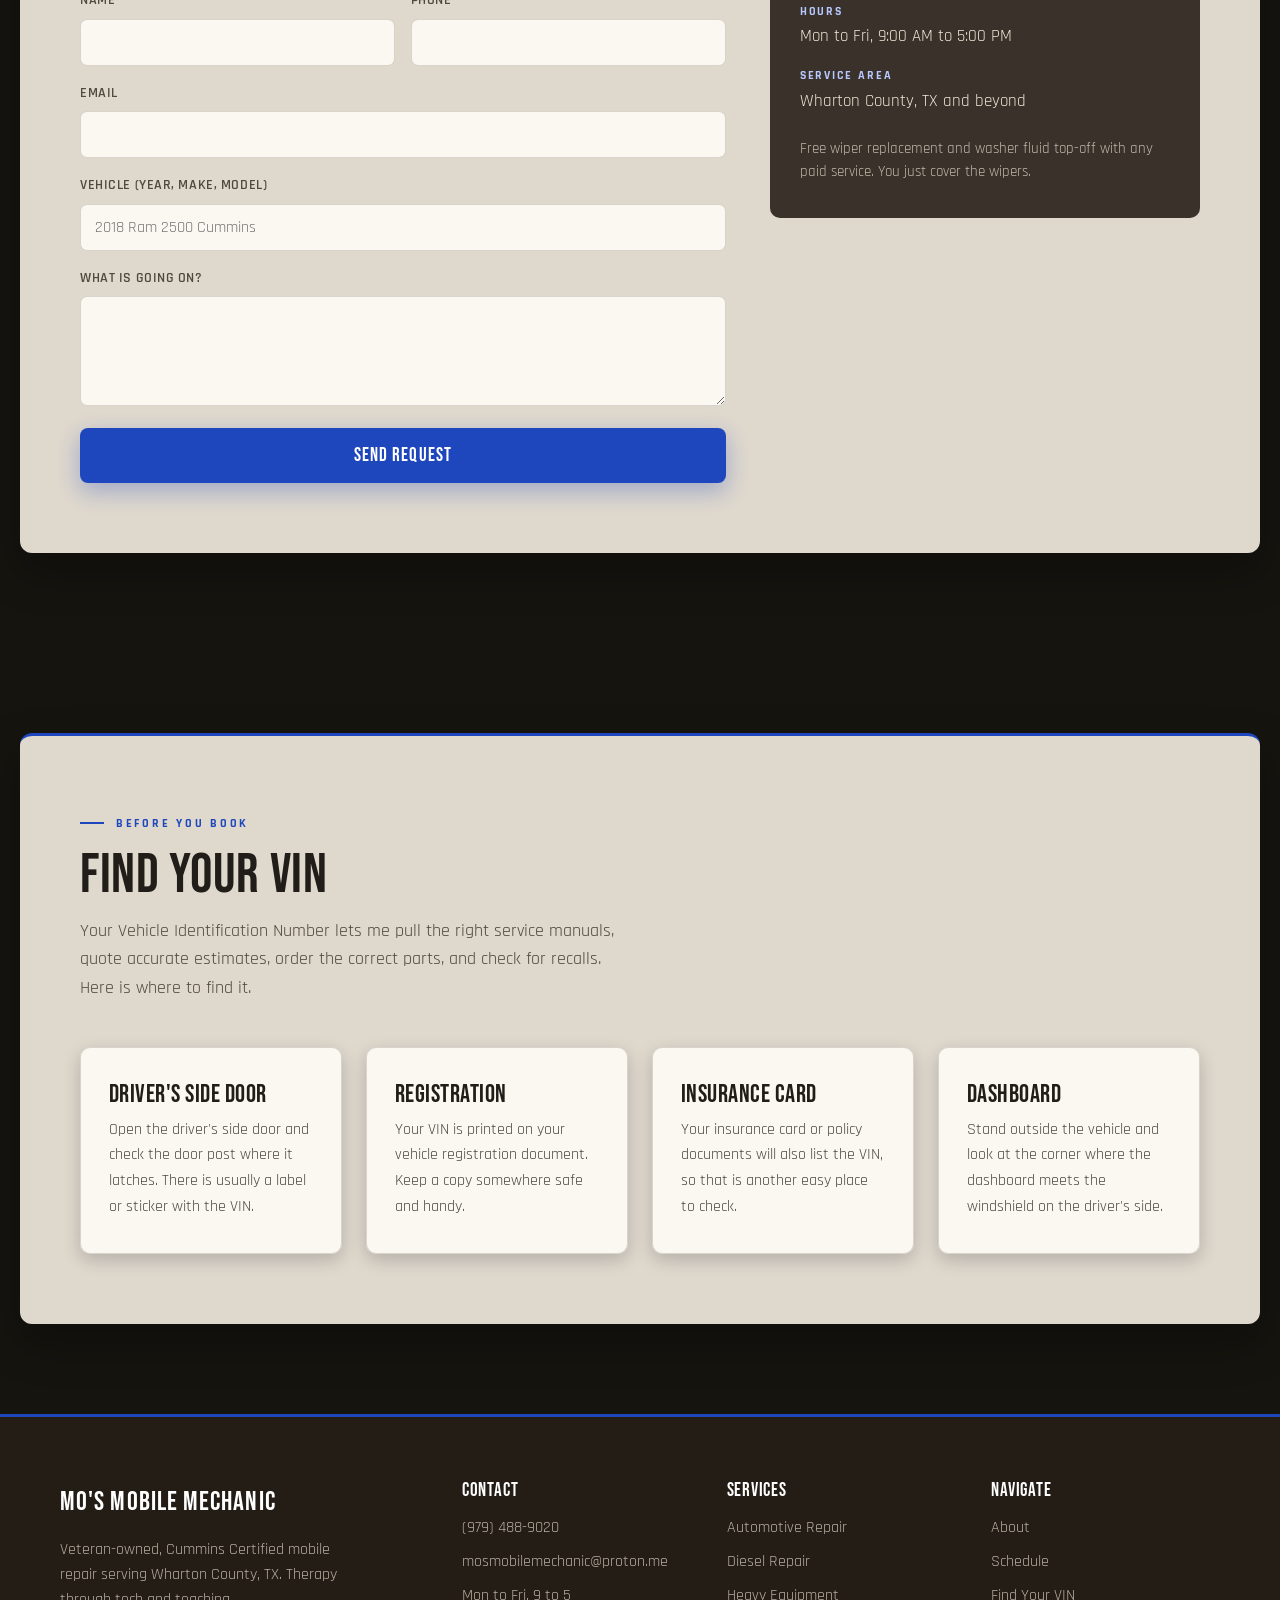
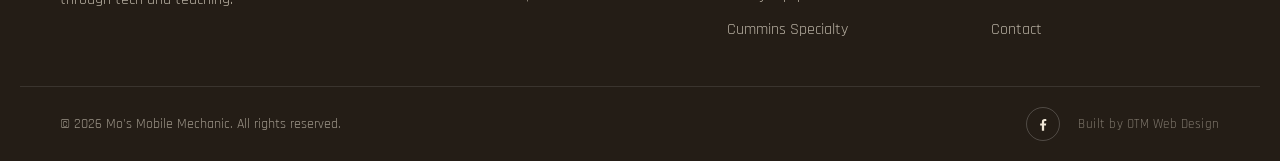
<file: contact.html>
<!DOCTYPE html>
<html lang="en">
<head>
  <meta charset="UTF-8" />
  <meta name="viewport" content="width=device-width, initial-scale=1.0" />
  <title>Schedule &amp; Contact | Mo's Mobile Mechanic | Wharton County, TX</title>
  <meta name="description" content="Book a mobile diagnostic visit with Mo's Mobile Mechanic in Wharton County, TX, send a service request, or find your VIN before you book." />
  <link rel="preconnect" href="https://fonts.googleapis.com" />
  <link rel="preconnect" href="https://fonts.gstatic.com" crossorigin />
  <link href="https://fonts.googleapis.com/css2?family=Bebas+Neue&family=Rajdhani:wght@400;500;600;700&display=swap" rel="stylesheet" />
  <link rel="icon" type="image/png" href="assets/favicon.png" />
  <link rel="stylesheet" href="styles.css" />
</head>
<body data-page="contact">
  <header class="nav" id="top">
    <div class="nav-inner">
      <a class="brand" href="index.html" aria-label="Mo's Mobile Mechanic home">
        <img class="brand-logo" src="assets/logo.png" alt="Mo's Mobile Mechanic logo" />
        
      </a>
      <nav class="nav-links" aria-label="Primary">
        <a href="services.html" data-nav="services">Services</a>
        <a href="about.html" data-nav="about">About</a>
        <a href="contact.html#schedule" data-nav="schedule">Schedule</a>
        <a href="index.html#faq" data-nav="faq">FAQ</a>
      </nav>
      <a class="nav-cta" href="contact.html" data-nav="contact">Contact</a>
      <button class="hamburger" id="hamburger" aria-label="Open menu" aria-expanded="false" aria-controls="mobileMenu"><span></span><span></span><span></span></button>
    </div>
  </header>
  <div class="nav-backdrop" id="navBackdrop"></div>
  <aside class="mobile-menu" id="mobileMenu" aria-hidden="true">
    <nav aria-label="Mobile">
      <a href="services.html">Services</a>
      <a href="about.html">About</a>
      <a href="contact.html#schedule">Schedule</a>
      <a href="index.html#faq">FAQ</a>
      <a class="mobile-cta" href="contact.html">Contact</a>
    </nav>
  </aside>
  <section class="hero hero--page">
    <div class="hero-overlay"></div>
    <div class="hero-content hero-content--center">
      <span class="eyebrow eyebrow-center eyebrow-light"><i></i>Book A Visit<i></i></span>
      <h1>Schedule &amp; Get In Touch</h1>
      <p class="hero-sub">Book a diagnostic visit, send your vehicle details, or just reach out. However you want to start, this is the place.</p>
    </div>
  </section>
  <section class="section" id="schedule">
    <div class="container frame frame--first booking-frame">
      <div class="booking-inner">
        <span class="eyebrow eyebrow-center"><i></i>Online Booking<i></i></span>
        <h2>Reserve A Diagnostic Visit</h2>
        <p class="lede">A diagnostic visit is $75 per hour, typically about an hour, and that fee is credited straight back to your invoice if you approve the repair.</p>
        <a class="btn btn-primary btn-lg" href="https://app.reclaim.ai/m/mosmobilemechanic/1-hr-diagnosis" target="_blank" rel="noopener">Book Your Diagnosis Online</a>
        <p class="booking-note">Opens the live booking calendar. Prefer to talk first? Call or text <a href="tel:+19794889020">(979) 488-9020</a>.</p>
        <div class="booking-points">
          <div><strong>~1 Hr</strong><span>Typical Visit</span></div>
          <div><strong>Credited</strong><span>Back On Repairs</span></div>
          <div><strong>Wharton Co.</strong><span>No Trip Charge</span></div>
        </div>
      </div>
      <!-- EMBED SLOT: to show the calendar inline instead of the button above, drop the Reclaim embed iframe here and hide .booking-cta-box. -->
      <!-- <div class="booking-embed"><iframe src="https://app.reclaim.ai/m/mosmobilemechanic/1-hr-diagnosis" title="Book a diagnosis" loading="lazy"></iframe></div> -->
    </div>
  </section>
  <section class="section">
    <div class="container frame contact-grid">
      <div class="contact-form-col">
        <span class="eyebrow"><i></i>Send Details</span>
        <h2>Service Request</h2>
        <p class="lede">Not ready to book a time yet? Send your vehicle details and what is going on, and I will follow up to get you scheduled.</p>
        <form action="https://formspree.io/f/YOUR_FORMSPREE_ENDPOINT_HERE" method="POST" class="contact-form" novalidate>
          <input type="hidden" name="_subject" value="New service request from Mo's Mobile Mechanic site" />
          <input type="hidden" name="_next" value="thank-you.html" />
          <div class="field-row"><label>Name<input type="text" name="name" required /></label><label>Phone<input type="tel" name="phone" required /></label></div>
          <label>Email<input type="email" name="email" required /></label>
          <label>Vehicle (Year, Make, Model)<input type="text" name="vehicle" placeholder="2018 Ram 2500 Cummins" /></label>
          <label>What is going on?<textarea name="message" rows="4" required></textarea></label>
          <button type="submit" class="btn btn-primary btn-block">Send Request</button>
        </form>
      </div>
      <aside class="contact-info">
        <h3>Mo's Mobile Mechanic</h3>
        <ul class="info-list">
          <li><span class="info-label">Call or Text</span><a href="tel:+19794889020">(979) 488-9020</a></li>
          <li><span class="info-label">Email</span><a href="mailto:mosmobilemechanic@proton.me">mosmobilemechanic@proton.me</a></li>
          <li><span class="info-label">Hours</span>Mon to Fri, 9:00 AM to 5:00 PM</li>
          <li><span class="info-label">Service Area</span>Wharton County, TX and beyond</li>
        </ul>
        <p class="info-note">Free wiper replacement and washer fluid top-off with any paid service. You just cover the wipers.</p>
      </aside>
    </div>
  </section>
  <section class="section" id="vin">
    <div class="container frame">
      <div class="frame-head"><span class="eyebrow"><i></i>Before You Book</span><h2>Find Your VIN</h2><p class="lede">Your Vehicle Identification Number lets me pull the right service manuals, quote accurate estimates, order the correct parts, and check for recalls. Here is where to find it.</p></div>
      <div class="vin-grid">
        <article class="card"><h3>Driver's Side Door</h3><p>Open the driver's side door and check the door post where it latches. There is usually a label or sticker with the VIN.</p></article>
        <article class="card"><h3>Registration</h3><p>Your VIN is printed on your vehicle registration document. Keep a copy somewhere safe and handy.</p></article>
        <article class="card"><h3>Insurance Card</h3><p>Your insurance card or policy documents will also list the VIN, so that is another easy place to check.</p></article>
        <article class="card"><h3>Dashboard</h3><p>Stand outside the vehicle and look at the corner where the dashboard meets the windshield on the driver's side.</p></article>
      </div>
    </div>
  </section>
  <footer class="footer">
    <div class="footer-inner">
      <div class="footer-col footer-brand"><span class="brand-mark">MO'S MOBILE MECHANIC</span><p>Veteran-owned, Cummins Certified mobile repair serving Wharton County, TX. Therapy through tech and teaching.</p></div>
      <div class="footer-col"><h4>Contact</h4><ul><li><a href="tel:+19794889020">(979) 488-9020</a></li><li><a href="mailto:mosmobilemechanic@proton.me">mosmobilemechanic@proton.me</a></li><li>Mon to Fri, 9 to 5</li></ul></div>
      <div class="footer-col"><h4>Services</h4><ul><li><a href="services.html">Automotive Repair</a></li><li><a href="services.html">Diesel Repair</a></li><li><a href="services.html">Heavy Equipment</a></li><li><a href="services.html">Cummins Specialty</a></li></ul></div>
      <div class="footer-col"><h4>Navigate</h4><ul><li><a href="about.html">About</a></li><li><a href="contact.html#schedule">Schedule</a></li><li><a href="contact.html#vin">Find Your VIN</a></li><li><a href="contact.html">Contact</a></li></ul></div>
    </div>
    <div class="footer-bottom">
      <span>&copy; 2026 Mo's Mobile Mechanic. All rights reserved.</span>
      <div class="footer-bottom-right">
        <a class="social" href="#" aria-label="Facebook"><svg viewBox="0 0 24 24" fill="currentColor" aria-hidden="true"><path d="M13.5 21v-7h2.4l.4-2.8h-2.8V9.4c0-.8.2-1.4 1.4-1.4h1.5V5.5c-.3 0-1.2-.1-2.2-.1-2.2 0-3.7 1.3-3.7 3.8v2H8.2V14h2.3v7z"/></svg></a>
        <a class="otm-credit" href="https://otm-designs.com" target="_blank" rel="noopener">Built by OTM Web Design</a>
      </div>
    </div>
  </footer>
  <div class="call-bar"><a href="tel:+19794889020">Call Now</a><a href="contact.html#schedule">Schedule</a></div>
  <script src="script.js"></script>
</body>
</html>
</file>
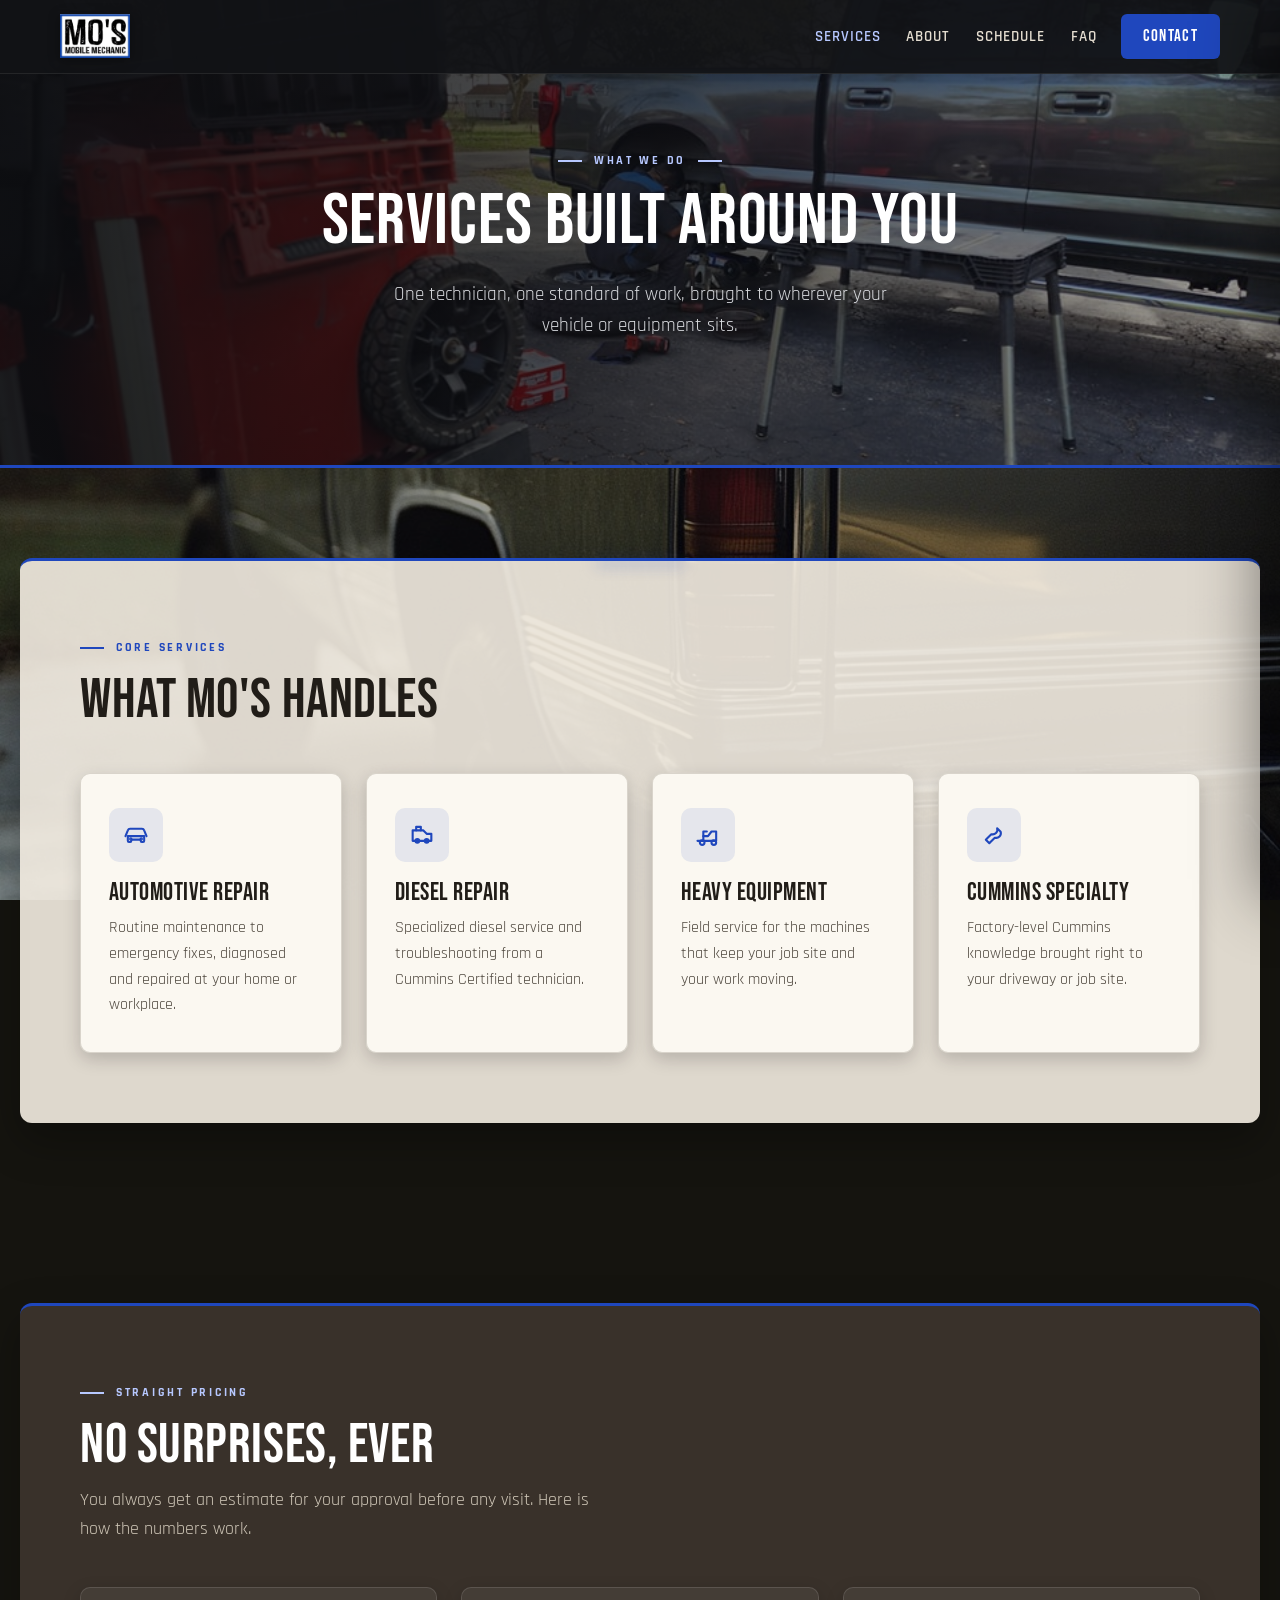
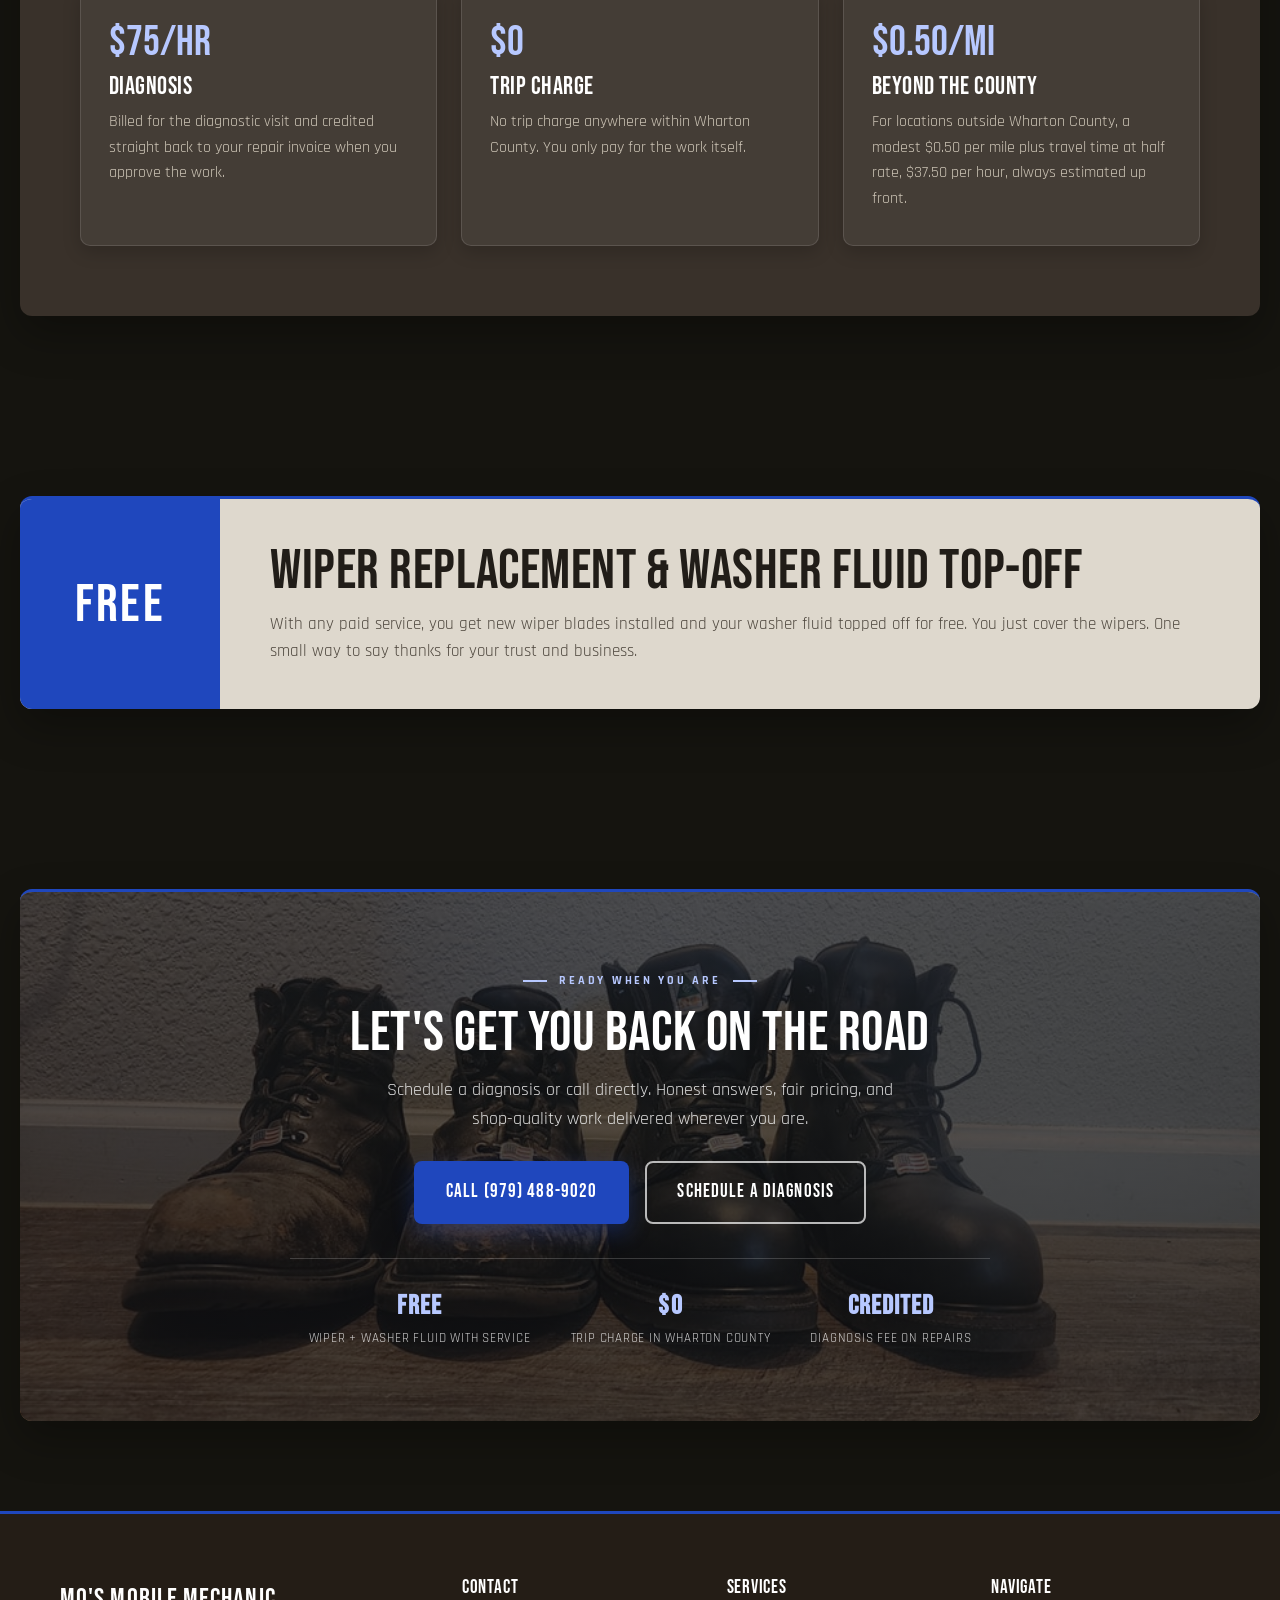
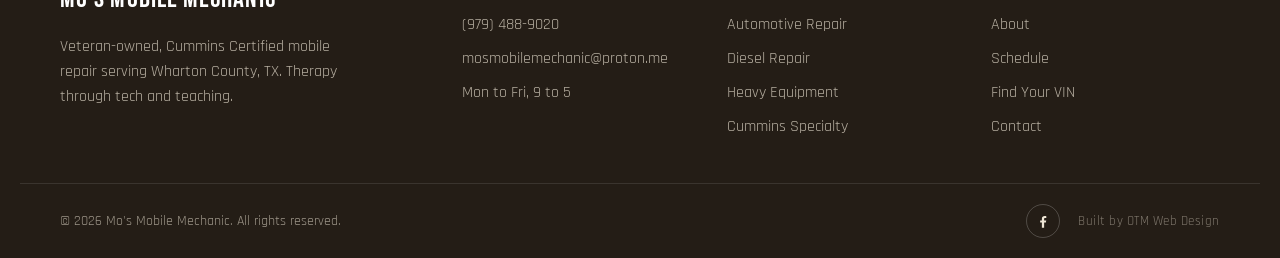
<file: services.html>
<!DOCTYPE html>
<html lang="en">
<head>
  <meta charset="UTF-8" />
  <meta name="viewport" content="width=device-width, initial-scale=1.0" />
  <title>Services | Mo's Mobile Mechanic | Wharton County, TX</title>
  <meta name="description" content="Automotive, diesel, heavy equipment, and Cummins specialty repair brought to your location. Straight pricing, no trip charge in Wharton County." />
  <link rel="preconnect" href="https://fonts.googleapis.com" />
  <link rel="preconnect" href="https://fonts.gstatic.com" crossorigin />
  <link href="https://fonts.googleapis.com/css2?family=Bebas+Neue&family=Rajdhani:wght@400;500;600;700&display=swap" rel="stylesheet" />
  <link rel="icon" type="image/png" href="assets/favicon.png" />
  <link rel="stylesheet" href="styles.css" />
</head>
<body data-page="services">
  <header class="nav" id="top">
    <div class="nav-inner">
      <a class="brand" href="index.html" aria-label="Mo's Mobile Mechanic home">
        <img class="brand-logo" src="assets/logo.png" alt="Mo's Mobile Mechanic logo" />
        
      </a>
      <nav class="nav-links" aria-label="Primary">
        <a href="services.html" data-nav="services">Services</a>
        <a href="about.html" data-nav="about">About</a>
        <a href="contact.html#schedule" data-nav="schedule">Schedule</a>
        <a href="index.html#faq" data-nav="faq">FAQ</a>
      </nav>
      <a class="nav-cta" href="contact.html" data-nav="contact">Contact</a>
      <button class="hamburger" id="hamburger" aria-label="Open menu" aria-expanded="false" aria-controls="mobileMenu"><span></span><span></span><span></span></button>
    </div>
  </header>
  <div class="nav-backdrop" id="navBackdrop"></div>
  <aside class="mobile-menu" id="mobileMenu" aria-hidden="true">
    <nav aria-label="Mobile">
      <a href="services.html">Services</a>
      <a href="about.html">About</a>
      <a href="contact.html#schedule">Schedule</a>
      <a href="index.html#faq">FAQ</a>
      <a class="mobile-cta" href="contact.html">Contact</a>
    </nav>
  </aside>
  <section class="hero hero--page">
    <div class="hero-overlay"></div>
    <div class="hero-content hero-content--center">
      <span class="eyebrow eyebrow-center eyebrow-light"><i></i>What We Do<i></i></span>
      <h1>Services Built Around You</h1>
      <p class="hero-sub">One technician, one standard of work, brought to wherever your vehicle or equipment sits.</p>
    </div>
  </section>
  <section class="section">
    <div class="container frame frame--first">
      <div class="frame-head"><span class="eyebrow"><i></i>Core Services</span><h2>What Mo's Handles</h2></div>
      <div class="cards-grid">
        <article class="card"><span class="card-icon" aria-hidden="true"><svg viewBox="0 0 24 24" fill="none" stroke="currentColor" stroke-width="1.8" stroke-linecap="round" stroke-linejoin="round"><path d="M3 13l2-5a2 2 0 0 1 1.9-1.3h10.2A2 2 0 0 1 19 8l2 5"/><path d="M5 13h14v4a1 1 0 0 1-1 1h-1a1 1 0 0 1-1-1v-1H8v1a1 1 0 0 1-1 1H6a1 1 0 0 1-1-1z"/><circle cx="7.5" cy="15.5" r=".6"/><circle cx="16.5" cy="15.5" r=".6"/></svg></span><h3>Automotive Repair</h3><p>Routine maintenance to emergency fixes, diagnosed and repaired at your home or workplace.</p></article>
        <article class="card"><span class="card-icon" aria-hidden="true"><svg viewBox="0 0 24 24" fill="none" stroke="currentColor" stroke-width="1.8" stroke-linecap="round" stroke-linejoin="round"><path d="M4 8h9l3 3h4v6H4z"/><circle cx="8" cy="17" r="1.6"/><circle cx="16" cy="17" r="1.6"/><path d="M7 8V5h4v3"/></svg></span><h3>Diesel Repair</h3><p>Specialized diesel service and troubleshooting from a Cummins Certified technician.</p></article>
        <article class="card"><span class="card-icon" aria-hidden="true"><svg viewBox="0 0 24 24" fill="none" stroke="currentColor" stroke-width="1.8" stroke-linecap="round" stroke-linejoin="round"><path d="M3 17h5v-4h4l3-4h4v8z"/><circle cx="7" cy="18.5" r="2"/><circle cx="17" cy="18.5" r="2"/><path d="M8 13V9h3"/></svg></span><h3>Heavy Equipment</h3><p>Field service for the machines that keep your job site and your work moving.</p></article>
        <article class="card"><span class="card-icon" aria-hidden="true"><svg viewBox="0 0 24 24" fill="none" stroke="currentColor" stroke-width="1.8" stroke-linecap="round" stroke-linejoin="round"><path d="M14.7 6.3a4 4 0 0 1-5 5L6 15l-1 1 3 3 1-1 3.7-3.7a4 4 0 0 0 5-5z"/></svg></span><h3>Cummins Specialty</h3><p>Factory-level Cummins knowledge brought right to your driveway or job site.</p></article>
      </div>
    </div>
  </section>
  <section class="section">
    <div class="container frame frame-deep">
      <div class="frame-head"><span class="eyebrow"><i></i>Straight Pricing</span><h2>No Surprises, Ever</h2><p class="lede">You always get an estimate for your approval before any visit. Here is how the numbers work.</p></div>
      <div class="cards-grid cards-grid-3">
        <article class="card price-card"><span class="price-num">$75/hr</span><h3>Diagnosis</h3><p>Billed for the diagnostic visit and credited straight back to your repair invoice when you approve the work.</p></article>
        <article class="card price-card"><span class="price-num">$0</span><h3>Trip Charge</h3><p>No trip charge anywhere within Wharton County. You only pay for the work itself.</p></article>
        <article class="card price-card"><span class="price-num">$0.50/mi</span><h3>Beyond The County</h3><p>For locations outside Wharton County, a modest $0.50 per mile plus travel time at half rate, $37.50 per hour, always estimated up front.</p></article>
      </div>
    </div>
  </section>
  <section class="section">
    <div class="container frame offer-frame">
      <div class="offer-inner"><div class="offer-tag">Free</div><div class="offer-copy"><h2>Wiper Replacement &amp; Washer Fluid Top-Off</h2><p>With any paid service, you get new wiper blades installed and your washer fluid topped off for free. You just cover the wipers. One small way to say thanks for your trust and business.</p></div></div>
    </div>
  </section>
  <section class="section" id="cta">
    <div class="container cta-strip">
      <div class="cta-overlay"></div>
      <div class="cta-content">
        <span class="eyebrow eyebrow-center eyebrow-light"><i></i>Ready When You Are<i></i></span>
        <h2>Let's Get You Back On The Road</h2>
        <p class="lede">Schedule a diagnosis or call directly. Honest answers, fair pricing, and shop-quality work delivered wherever you are.</p>
        <div class="cta-buttons">
          <a class="btn btn-primary" href="tel:+19794889020">Call (979) 488-9020</a>
          <a class="btn btn-ghost-light" href="contact.html#schedule">Schedule a Diagnosis</a>
        </div>
        <div class="trust-strip">
          <div class="trust-item"><strong>Free</strong><span>Wiper + Washer Fluid With Service</span></div>
          <div class="trust-item"><strong>$0</strong><span>Trip Charge In Wharton County</span></div>
          <div class="trust-item"><strong>Credited</strong><span>Diagnosis Fee On Repairs</span></div>
        </div>
      </div>
    </div>
  </section>
  <footer class="footer">
    <div class="footer-inner">
      <div class="footer-col footer-brand"><span class="brand-mark">MO'S MOBILE MECHANIC</span><p>Veteran-owned, Cummins Certified mobile repair serving Wharton County, TX. Therapy through tech and teaching.</p></div>
      <div class="footer-col"><h4>Contact</h4><ul><li><a href="tel:+19794889020">(979) 488-9020</a></li><li><a href="mailto:mosmobilemechanic@proton.me">mosmobilemechanic@proton.me</a></li><li>Mon to Fri, 9 to 5</li></ul></div>
      <div class="footer-col"><h4>Services</h4><ul><li><a href="services.html">Automotive Repair</a></li><li><a href="services.html">Diesel Repair</a></li><li><a href="services.html">Heavy Equipment</a></li><li><a href="services.html">Cummins Specialty</a></li></ul></div>
      <div class="footer-col"><h4>Navigate</h4><ul><li><a href="about.html">About</a></li><li><a href="contact.html#schedule">Schedule</a></li><li><a href="contact.html#vin">Find Your VIN</a></li><li><a href="contact.html">Contact</a></li></ul></div>
    </div>
    <div class="footer-bottom">
      <span>&copy; 2026 Mo's Mobile Mechanic. All rights reserved.</span>
      <div class="footer-bottom-right">
        <a class="social" href="#" aria-label="Facebook"><svg viewBox="0 0 24 24" fill="currentColor" aria-hidden="true"><path d="M13.5 21v-7h2.4l.4-2.8h-2.8V9.4c0-.8.2-1.4 1.4-1.4h1.5V5.5c-.3 0-1.2-.1-2.2-.1-2.2 0-3.7 1.3-3.7 3.8v2H8.2V14h2.3v7z"/></svg></a>
        <a class="otm-credit" href="https://otm-designs.com" target="_blank" rel="noopener">Built by OTM Web Design</a>
      </div>
    </div>
  </footer>
  <div class="call-bar"><a href="tel:+19794889020">Call Now</a><a href="contact.html#schedule">Schedule</a></div>
  <script src="script.js"></script>
</body>
</html>
</file>
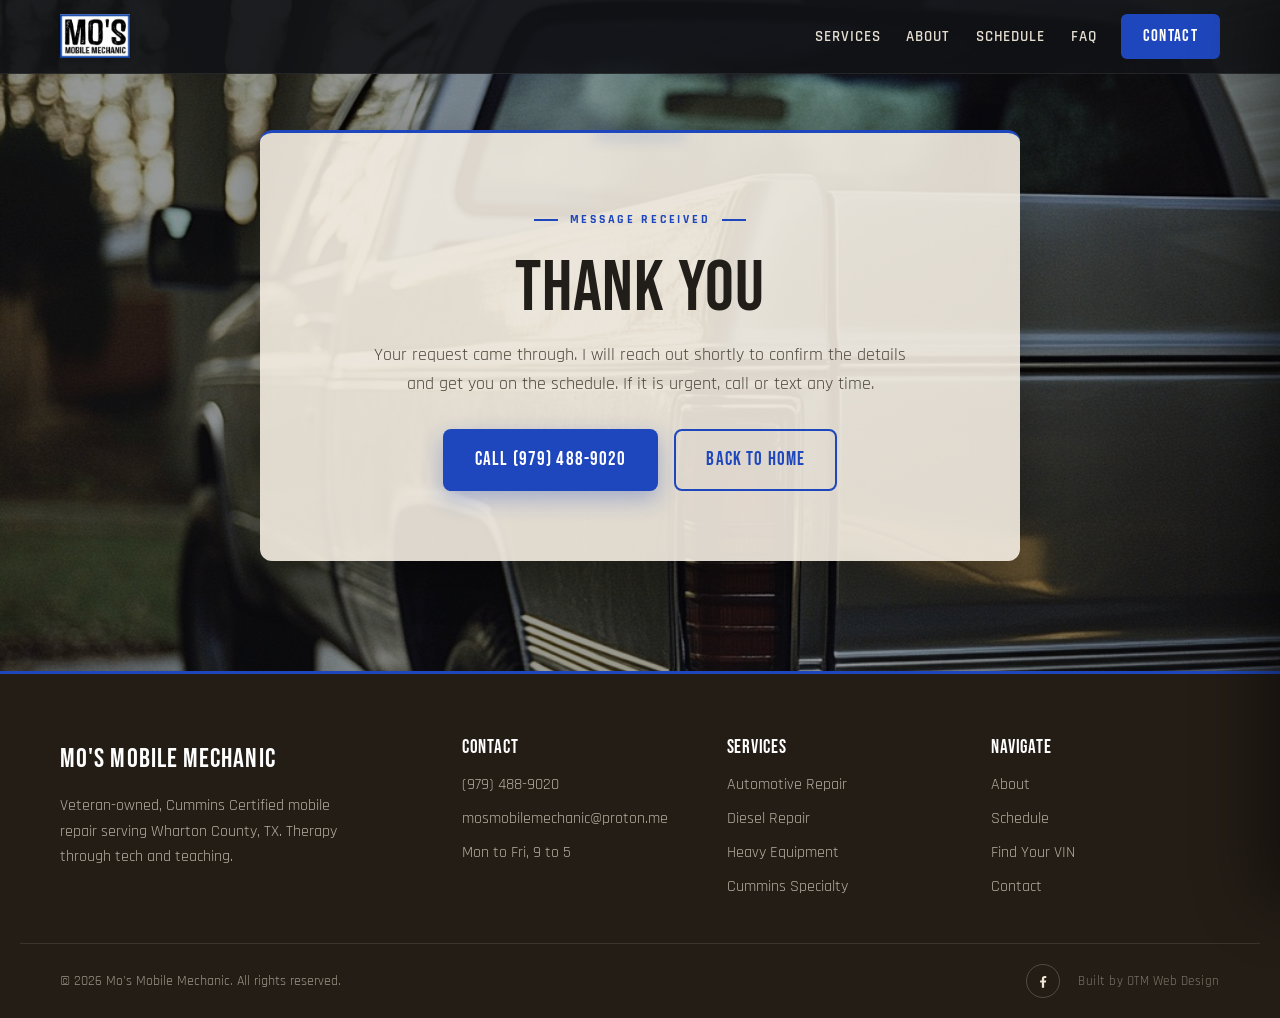
<file: thank-you.html>
<!DOCTYPE html>
<html lang="en">
<head>
  <meta charset="UTF-8" />
  <meta name="viewport" content="width=device-width, initial-scale=1.0" />
  <title>Thank You | Mo's Mobile Mechanic</title>
  <meta name="description" content="Your service request has been received." />
  <link rel="preconnect" href="https://fonts.googleapis.com" />
  <link rel="preconnect" href="https://fonts.gstatic.com" crossorigin />
  <link href="https://fonts.googleapis.com/css2?family=Bebas+Neue&family=Rajdhani:wght@400;500;600;700&display=swap" rel="stylesheet" />
  <link rel="icon" type="image/png" href="assets/favicon.png" />
  <link rel="stylesheet" href="styles.css" />
</head>
<body data-page="thankyou">
  <header class="nav" id="top">
    <div class="nav-inner">
      <a class="brand" href="index.html" aria-label="Mo's Mobile Mechanic home">
        <img class="brand-logo" src="assets/logo.png" alt="Mo's Mobile Mechanic logo" />
        
      </a>
      <nav class="nav-links" aria-label="Primary">
        <a href="services.html" data-nav="services">Services</a>
        <a href="about.html" data-nav="about">About</a>
        <a href="contact.html#schedule" data-nav="schedule">Schedule</a>
        <a href="index.html#faq" data-nav="faq">FAQ</a>
      </nav>
      <a class="nav-cta" href="contact.html" data-nav="contact">Contact</a>
      <button class="hamburger" id="hamburger" aria-label="Open menu" aria-expanded="false" aria-controls="mobileMenu"><span></span><span></span><span></span></button>
    </div>
  </header>
  <div class="nav-backdrop" id="navBackdrop"></div>
  <aside class="mobile-menu" id="mobileMenu" aria-hidden="true">
    <nav aria-label="Mobile">
      <a href="services.html">Services</a>
      <a href="about.html">About</a>
      <a href="contact.html#schedule">Schedule</a>
      <a href="index.html#faq">FAQ</a>
      <a class="mobile-cta" href="contact.html">Contact</a>
    </nav>
  </aside>
  <section class="section thanks-section">
    <div class="container frame frame--first thanks-frame">
      <span class="eyebrow eyebrow-center"><i></i>Message Received<i></i></span>
      <h1>Thank You</h1>
      <p class="lede">Your request came through. I will reach out shortly to confirm the details and get you on the schedule. If it is urgent, call or text any time.</p>
      <div class="cta-buttons"><a class="btn btn-primary" href="tel:+19794889020">Call (979) 488-9020</a><a class="btn btn-secondary" href="index.html">Back To Home</a></div>
    </div>
  </section>
  <footer class="footer">
    <div class="footer-inner">
      <div class="footer-col footer-brand"><span class="brand-mark">MO'S MOBILE MECHANIC</span><p>Veteran-owned, Cummins Certified mobile repair serving Wharton County, TX. Therapy through tech and teaching.</p></div>
      <div class="footer-col"><h4>Contact</h4><ul><li><a href="tel:+19794889020">(979) 488-9020</a></li><li><a href="mailto:mosmobilemechanic@proton.me">mosmobilemechanic@proton.me</a></li><li>Mon to Fri, 9 to 5</li></ul></div>
      <div class="footer-col"><h4>Services</h4><ul><li><a href="services.html">Automotive Repair</a></li><li><a href="services.html">Diesel Repair</a></li><li><a href="services.html">Heavy Equipment</a></li><li><a href="services.html">Cummins Specialty</a></li></ul></div>
      <div class="footer-col"><h4>Navigate</h4><ul><li><a href="about.html">About</a></li><li><a href="contact.html#schedule">Schedule</a></li><li><a href="contact.html#vin">Find Your VIN</a></li><li><a href="contact.html">Contact</a></li></ul></div>
    </div>
    <div class="footer-bottom">
      <span>&copy; 2026 Mo's Mobile Mechanic. All rights reserved.</span>
      <div class="footer-bottom-right">
        <a class="social" href="#" aria-label="Facebook"><svg viewBox="0 0 24 24" fill="currentColor" aria-hidden="true"><path d="M13.5 21v-7h2.4l.4-2.8h-2.8V9.4c0-.8.2-1.4 1.4-1.4h1.5V5.5c-.3 0-1.2-.1-2.2-.1-2.2 0-3.7 1.3-3.7 3.8v2H8.2V14h2.3v7z"/></svg></a>
        <a class="otm-credit" href="https://otm-designs.com" target="_blank" rel="noopener">Built by OTM Web Design</a>
      </div>
    </div>
  </footer>
  <div class="call-bar"><a href="tel:+19794889020">Call Now</a><a href="contact.html#schedule">Schedule</a></div>
  <script src="script.js"></script>
</body>
</html>
</file>
<file: styles.css>
/* ===== MO'S MOBILE MECHANIC | OTM Web Design ===== */
/* Palette: cream-dominant frames, brown emphasis bands, royal blue accent */
/* (matched to the logo), white text. No red. */

:root {
  /* Accent (logo royal blue) */
  --blue: #1f47bd;
  --blue-deep: #163488;
  --blue-light: #b7c8ff;

  /* Text */
  --ink: #211d18;
  --ink-soft: #4f483f;
  --line: rgba(60, 50, 38, 0.18);

  /* Warm frames */
  --cream: rgba(244, 238, 227, 0.90);
  --ivory: rgba(252, 249, 242, 0.97);
  --bronze: #39312a;
  --bronze-2: #241d16;
  --bronze-text: #efe6d6;

  --bg-dark: #15140f;

  --shadow-soft: 0 6px 18px rgba(0, 0, 0, 0.18);
  --shadow-lift: 0 18px 44px rgba(0, 0, 0, 0.30);

  --container: 1240px;
  --radius: 12px;
}

* { margin: 0; padding: 0; box-sizing: border-box; }
html { scroll-behavior: smooth; scroll-padding-top: 92px; }

body {
  font-family: 'Rajdhani', sans-serif;
  font-size: 17px;
  line-height: 1.6;
  color: var(--ink);
  background-color: var(--bg-dark);
  position: relative;
  overflow-x: hidden;
}

body::before {
  content: "";
  position: fixed;
  inset: 0;
  background-image: url('assets/body-bg.jpg');
  background-size: cover;
  background-position: center;
  filter: brightness(0.60);
  z-index: -1;
}

h1, h2, h3, h4 {
  font-family: 'Bebas Neue', sans-serif;
  font-weight: 400;
  line-height: 1.02;
  letter-spacing: 0.01em;
  text-wrap: balance;
}
h1 { font-size: clamp(2.8rem, 6vw, 4.5rem); }
h2 { font-size: clamp(2.2rem, 4.5vw, 3.5rem); }
h3 { font-size: 1.55rem; letter-spacing: 0.02em; }

a { color: inherit; text-decoration: none; }
img { display: block; max-width: 100%; }
.lede { font-size: 1.12rem; color: var(--ink-soft); max-width: 60ch; text-wrap: pretty; }

/* Eyebrow */
.eyebrow { display: inline-flex; align-items: center; gap: 12px; font-size: 0.78rem; font-weight: 700; letter-spacing: 0.22em; text-transform: uppercase; color: var(--blue); margin-bottom: 14px; }
.eyebrow i { display: inline-block; width: 24px; height: 2px; background: var(--blue); }
.eyebrow-light { color: var(--blue-light); }
.eyebrow-light i { background: var(--blue-light); }
.eyebrow-center { justify-content: center; }

/* Buttons */
.btn { display: inline-flex; align-items: center; justify-content: center; font-family: 'Bebas Neue', sans-serif; font-size: 1.18rem; letter-spacing: 0.06em; padding: 14px 30px; border-radius: 8px; border: 2px solid transparent; cursor: pointer; transition: transform 0.2s ease, background 0.2s ease, color 0.2s ease, box-shadow 0.2s ease; }
.btn:hover { transform: translateY(-2px); }
.btn-primary { background: var(--blue); color: #fff; box-shadow: 0 8px 22px rgba(31, 71, 189, 0.32); }
.btn-primary:hover { background: var(--blue-deep); }
.btn-secondary { background: transparent; color: var(--blue); border-color: var(--blue); }
.btn-secondary:hover { background: var(--blue); color: #fff; }
.btn-ghost { background: transparent; color: #fff; border-color: rgba(255, 255, 255, 0.6); }
.btn-ghost:hover { border-color: #fff; background: rgba(255, 255, 255, 0.1); }
.btn-ghost-light { background: transparent; color: #fff; border-color: rgba(255, 255, 255, 0.7); }
.btn-ghost-light:hover { background: rgba(255, 255, 255, 0.12); border-color: #fff; }
.btn-block { width: 100%; }

/* Nav */
.nav { position: fixed; top: 0; left: 0; right: 0; z-index: 120; background: rgba(22, 18, 13, 0.94); border-bottom: 1px solid rgba(255, 255, 255, 0.08); }
.nav-inner { max-width: var(--container); margin: 0 auto; padding: 14px 40px; display: flex; align-items: center; gap: 24px; }
.brand { display: flex; align-items: center; gap: 12px; }
.brand-logo { height: 44px; width: auto; filter: drop-shadow(0 2px 6px rgba(0, 0, 0, 0.35)); transition: transform 0.25s ease; }
.brand:hover .brand-logo { transform: scale(1.04); }
.brand-text { display: flex; flex-direction: column; line-height: 1; }
.brand-mark { font-family: 'Bebas Neue', sans-serif; font-size: 1.5rem; color: #fff; letter-spacing: 0.04em; }
.brand-sub { font-size: 0.7rem; letter-spacing: 0.28em; text-transform: uppercase; color: #c4bcae; font-weight: 600; }
.nav-links { display: flex; align-items: center; gap: 26px; margin-left: auto; }
.nav-links a { font-size: 0.92rem; font-weight: 600; letter-spacing: 0.06em; text-transform: uppercase; color: #e4ddd0; transition: color 0.2s ease; }
.nav-links a:hover, .nav-links a.is-active { color: var(--blue-light); }
.nav-cta { font-family: 'Bebas Neue', sans-serif; font-size: 1.05rem; letter-spacing: 0.08em; padding: 9px 22px; background: var(--blue); color: #fff; border-radius: 6px; transition: background 0.2s ease, transform 0.2s ease; }
.nav-cta:hover { background: var(--blue-deep); transform: translateY(-2px); }

/* Hamburger */
.hamburger { display: none; width: 48px; height: 48px; position: relative; background: transparent; border: none; cursor: pointer; z-index: 220; }
.hamburger span { position: absolute; left: 11px; width: 26px; height: 2.5px; background: var(--blue); border-radius: 2px; transition: transform 0.3s cubic-bezier(0.5, 0, 0.2, 1), opacity 0.3s cubic-bezier(0.5, 0, 0.2, 1); }
.hamburger span:nth-child(1) { top: 16px; }
.hamburger span:nth-child(2) { top: 22.75px; }
.hamburger span:nth-child(3) { top: 29.5px; }
body.nav-open .hamburger span:nth-child(1) { transform: translateY(6.75px) rotate(45deg); }
body.nav-open .hamburger span:nth-child(2) { opacity: 0; }
body.nav-open .hamburger span:nth-child(3) { transform: translateY(-6.75px) rotate(-45deg); }

/* Mobile menu */
.nav-backdrop { position: fixed; inset: 0; background: rgba(0, 0, 0, 0.55); backdrop-filter: blur(2px); opacity: 0; pointer-events: none; transition: opacity 0.35s ease; z-index: 200; }
body.nav-open .nav-backdrop { opacity: 1; pointer-events: auto; }
.mobile-menu { position: fixed; top: 0; right: 0; bottom: 0; width: min(78vw, 360px); background: linear-gradient(165deg, #234fc4 0%, #18367f 60%, #11235a 100%); border-left: 3px solid var(--blue); box-shadow: -20px 0 60px rgba(0, 0, 0, 0.45); padding: 96px 32px 50px; transform: translateX(100%); transition: transform 0.4s cubic-bezier(0.5, 0, 0.2, 1); z-index: 210; }
body.nav-open .mobile-menu { transform: translateX(0); }
.mobile-menu nav { display: flex; flex-direction: column; }
.mobile-menu a { font-family: 'Bebas Neue', sans-serif; font-size: 1.55rem; letter-spacing: 0.1em; color: #eef2ff; padding: 18px 0; border-bottom: 1px solid rgba(255, 255, 255, 0.18); transition: color 0.25s ease, padding-left 0.25s ease; }
.mobile-menu a:hover { color: var(--blue-light); padding-left: 10px; }
.mobile-menu .mobile-cta { margin-top: 26px; background: #fff; color: var(--blue-deep); text-align: center; border-radius: 8px; border-bottom: none; padding: 16px; }
.mobile-menu .mobile-cta:hover { padding-left: 0; background: #e9eeff; }

/* Hero */
.hero { position: relative; min-height: 88vh; display: flex; align-items: center; padding: 140px 40px 90px; background-image: url('assets/hero-main.jpg'); background-size: cover; background-position: center; }
.hero-overlay { position: absolute; inset: 0; background: linear-gradient(90deg, rgba(12, 13, 16, 0.92) 0%, rgba(12, 13, 16, 0.74) 45%, rgba(12, 13, 16, 0.35) 100%); }
.hero-content { position: relative; max-width: var(--container); margin: 0 auto; width: 100%; }
.hero h1 { color: #fff; max-width: 18ch; }
.hero-sub { color: #d7d9dd; font-size: 1.2rem; max-width: 52ch; margin: 22px 0 30px; text-wrap: pretty; }
.hero-cta { display: flex; flex-wrap: wrap; gap: 16px; }
.hero-badge { display: inline-block; margin-top: 30px; font-family: 'Bebas Neue', sans-serif; font-size: 1rem; letter-spacing: 0.16em; text-transform: uppercase; color: #fff; border: 2px solid var(--blue); background: rgba(31, 71, 189, 0.22); padding: 8px 18px; border-radius: 6px; }

/* Marquee (brown anchor band) */
.marquee { overflow: hidden; background: var(--bronze); border-top: 2px solid var(--blue); border-bottom: 2px solid var(--blue); padding: 16px 0; }
.marquee-track { display: inline-flex; align-items: center; white-space: nowrap; animation: scroll 40s linear infinite; }
.marquee:hover .marquee-track { animation-play-state: paused; }
.marquee-track span { font-family: 'Bebas Neue', sans-serif; font-size: 1.25rem; letter-spacing: 0.1em; color: var(--bronze-text); padding: 0 22px; }
.marquee-track i { width: 7px; height: 7px; border-radius: 50%; background: var(--blue-light); display: inline-block; }
@keyframes scroll { from { transform: translateX(0); } to { transform: translateX(-50%); } }

/* Section + frames */
.section { padding: 90px 0; }
.container { max-width: var(--container); margin: 0 auto; padding: 0 40px; }
.frame { position: relative; background: var(--cream); border-top: 3px solid var(--blue); border-radius: var(--radius); box-shadow: var(--shadow-lift); padding: 70px 60px; }

/* Brown emphasis frame */
.frame-deep { background: var(--bronze); color: var(--bronze-text); }
.frame-deep .eyebrow { color: var(--blue-light); }
.frame-deep .eyebrow i { background: var(--blue-light); }
.frame-deep h2, .frame-deep h3 { color: #fff; }
.frame-deep .lede { color: rgba(239, 230, 214, 0.82); }

.frame-head { max-width: 720px; margin-bottom: 44px; }
.frame-head h2 { margin-bottom: 12px; }

/* Intro grid */
.intro-grid { display: grid; grid-template-columns: 0.9fr 1.1fr; gap: 50px; align-items: center; }
.intro-media { position: relative; }
.intro-media img { width: 100%; height: 100%; object-fit: cover; border-radius: 10px; box-shadow: var(--shadow-soft); }
.media-badge { position: absolute; bottom: 18px; left: 18px; font-family: 'Bebas Neue', sans-serif; font-size: 1.1rem; line-height: 1; letter-spacing: 0.08em; text-align: center; color: #fff; background: var(--blue); padding: 12px 14px; border-radius: 8px; box-shadow: var(--shadow-soft); }
.intro-copy h2 { margin-bottom: 16px; }
.intro-copy p { margin-bottom: 16px; color: var(--ink-soft); }
.cred-chips { list-style: none; display: flex; flex-wrap: wrap; gap: 10px; margin-top: 22px; }
.cred-chips li { font-family: 'Bebas Neue', sans-serif; font-size: 0.98rem; letter-spacing: 0.06em; color: var(--blue); background: var(--ivory); border: 1px solid var(--line); border-left: 3px solid var(--blue); padding: 8px 14px; border-radius: 6px; }

/* Cards */
.cards-grid { display: grid; grid-template-columns: repeat(4, 1fr); gap: 24px; }
.card { background: var(--ivory); border: 1px solid var(--line); border-radius: 10px; padding: 34px 28px; box-shadow: var(--shadow-soft); transition: transform 0.25s ease, box-shadow 0.25s ease, border-color 0.25s ease; }
.card:hover { transform: translateY(-4px); box-shadow: var(--shadow-lift); border-color: var(--blue); }
.card-icon { display: inline-flex; width: 54px; height: 54px; align-items: center; justify-content: center; color: var(--blue); background: rgba(31, 71, 189, 0.1); border-radius: 10px; margin-bottom: 18px; }
.card-icon svg { width: 28px; height: 28px; }
.card h3 { margin-bottom: 10px; }
.card p { color: var(--ink-soft); font-size: 1rem; }

/* Steps */
.steps-grid { display: grid; grid-template-columns: repeat(4, 1fr); gap: 24px; }
.step { background: rgba(255, 255, 255, 0.06); border: 1px solid rgba(255, 255, 255, 0.12); border-radius: 10px; padding: 32px 26px; transition: transform 0.25s ease, border-color 0.25s ease; }
.step:hover { transform: translateY(-4px); border-color: var(--blue-light); }
.step-num { font-family: 'Bebas Neue', sans-serif; font-size: 2.4rem; color: var(--blue-light); display: block; line-height: 1; margin-bottom: 12px; }
.step h3 { color: #fff; margin-bottom: 10px; }
.step p { color: rgba(239, 230, 214, 0.8); font-size: 1rem; }

/* Stats */
.stats-frame { display: grid; grid-template-columns: repeat(4, 1fr); gap: 24px; text-align: center; padding: 54px 60px; }
.stat-num { font-family: 'Bebas Neue', sans-serif; font-size: 3.2rem; color: var(--blue-light); line-height: 1; display: block; }
.stat-label { font-size: 0.92rem; letter-spacing: 0.08em; text-transform: uppercase; color: rgba(239, 230, 214, 0.85); font-weight: 600; }

/* FAQ */
.faq-list { display: flex; flex-direction: column; gap: 14px; }
.faq-item { background: var(--ivory); border: 1px solid var(--line); border-left: 3px solid var(--blue); border-radius: 8px; overflow: hidden; }
.faq-item summary { list-style: none; cursor: pointer; padding: 20px 24px; font-family: 'Bebas Neue', sans-serif; font-size: 1.3rem; letter-spacing: 0.03em; color: var(--ink); display: flex; justify-content: space-between; align-items: center; }
.faq-item summary::-webkit-details-marker { display: none; }
.faq-item summary::after { content: "+"; font-size: 1.6rem; color: var(--blue); transition: transform 0.25s ease; }
.faq-item[open] summary::after { transform: rotate(45deg); }
.faq-body { padding: 0 24px 22px; }
.faq-body p { color: var(--ink-soft); }

/* CTA strip */
.cta-strip { position: relative; border-radius: var(--radius); border-top: 3px solid var(--blue); overflow: hidden; box-shadow: var(--shadow-lift); background-image: url('assets/cta-bg.jpg'); background-size: cover; background-position: center; padding: 72px 60px; text-align: center; }
.cta-overlay { position: absolute; inset: 0; background: linear-gradient(180deg, rgba(15, 16, 20, 0.71), rgba(15, 16, 20, 0.75)); }
.cta-content { position: relative; max-width: 700px; margin: 0 auto; }
.cta-content h2 { color: #fff; margin-bottom: 14px; }
.cta-content .lede { color: rgba(255, 255, 255, 0.85); margin: 0 auto 28px; }
.cta-buttons { display: flex; flex-wrap: wrap; gap: 16px; justify-content: center; }
.trust-strip { display: flex; justify-content: center; gap: 40px; margin-top: 34px; padding-top: 26px; border-top: 1px solid rgba(255, 255, 255, 0.18); flex-wrap: wrap; }
.trust-item { display: flex; flex-direction: column; align-items: center; }
.trust-item strong { font-family: 'Bebas Neue', sans-serif; font-size: 1.7rem; color: var(--blue-light); letter-spacing: 0.04em; }
.trust-item span { font-size: 0.82rem; letter-spacing: 0.06em; text-transform: uppercase; color: rgba(255, 255, 255, 0.78); }

/* Contact */
.contact-grid { display: grid; grid-template-columns: 1.2fr 0.8fr; gap: 44px; }
.contact-form-col h2 { margin-bottom: 12px; }
.contact-form { margin-top: 26px; display: flex; flex-direction: column; gap: 16px; }
.field-row { display: grid; grid-template-columns: 1fr 1fr; gap: 16px; }
.contact-form label { display: flex; flex-direction: column; gap: 7px; font-size: 0.88rem; font-weight: 600; letter-spacing: 0.04em; text-transform: uppercase; color: var(--ink-soft); }
.contact-form input, .contact-form textarea { font-family: 'Rajdhani', sans-serif; font-size: 1rem; padding: 12px 14px; border: 1px solid var(--line); border-radius: 7px; background: var(--ivory); color: var(--ink); transition: border-color 0.2s ease, box-shadow 0.2s ease; }
.contact-form input:focus, .contact-form textarea:focus { outline: none; border-color: var(--blue); box-shadow: 0 0 0 3px rgba(31, 71, 189, 0.18); }
.contact-form button { margin-top: 6px; }
.contact-info { background: var(--bronze); color: var(--bronze-text); border-radius: 10px; padding: 34px 30px; align-self: start; }
.contact-info h3 { color: #fff; margin-bottom: 18px; }
.info-list { list-style: none; display: flex; flex-direction: column; gap: 16px; margin-bottom: 22px; }
.info-list li { display: flex; flex-direction: column; gap: 2px; }
.info-label { font-size: 0.75rem; letter-spacing: 0.16em; text-transform: uppercase; color: var(--blue-light); font-weight: 700; }
.info-list a:hover { color: #fff; text-decoration: underline; }
.info-note { font-size: 0.92rem; color: rgba(239, 230, 214, 0.75); margin-top: 18px; }

/* Footer (deep brown) */
.footer { background: var(--bronze-2); border-top: 3px solid var(--blue); color: var(--bronze-text); padding: 64px 0 0; }
.footer-inner { max-width: var(--container); margin: 0 auto; padding: 0 40px 44px; display: grid; grid-template-columns: 1.6fr 1fr 1fr 1fr; gap: 36px; }
.footer-brand .brand-mark { font-size: 1.7rem; color: #fff; display: block; margin-bottom: 12px; }
.footer-brand p { color: rgba(239, 230, 214, 0.72); font-size: 0.98rem; max-width: 38ch; }
.footer-col h4 { font-size: 1.2rem; color: #fff; margin-bottom: 14px; letter-spacing: 0.04em; }
.footer-col ul { list-style: none; display: flex; flex-direction: column; gap: 9px; }
.footer-col li, .footer-col a { color: rgba(239, 230, 214, 0.72); font-size: 0.98rem; }
.footer-col a:hover { color: var(--blue-light); }
.footer-bottom { border-top: 1px solid rgba(255, 255, 255, 0.1); padding: 20px 40px; max-width: var(--container); margin: 0 auto; display: flex; justify-content: space-between; align-items: center; flex-wrap: wrap; gap: 14px; }
.footer-bottom span { font-size: 0.88rem; color: rgba(239, 230, 214, 0.6); }
.footer-bottom-right { display: flex; align-items: center; gap: 18px; }
.social { width: 34px; height: 34px; display: inline-flex; align-items: center; justify-content: center; border: 1px solid rgba(255, 255, 255, 0.2); border-radius: 50%; color: var(--bronze-text); transition: background 0.2s ease, color 0.2s ease, border-color 0.2s ease; }
.social svg { width: 18px; height: 18px; }
.social:hover { background: var(--blue); color: #fff; border-color: var(--blue); }
.otm-credit { font-size: 0.8rem; letter-spacing: 0.04em; color: rgba(239, 230, 214, 0.45); }
.otm-credit:hover { color: rgba(239, 230, 214, 0.8); }

/* Sticky mobile call bar */
.call-bar { display: none; }

/* ===== Multi-page components ===== */
.text-link { display: inline-block; margin-top: 20px; font-family: 'Bebas Neue', sans-serif; font-size: 1.1rem; letter-spacing: 0.06em; color: var(--blue); border-bottom: 2px solid var(--blue); padding-bottom: 2px; transition: color 0.2s ease; }
.text-link:hover { color: var(--blue-deep); }
.frame-foot { margin-top: 36px; text-align: center; }

.hero--page { min-height: 52vh; border-bottom: 3px solid var(--blue); }
.hero-content--center { text-align: center; }
.hero-content--center .hero-sub { margin-left: auto; margin-right: auto; }
.hero--page h1 { max-width: 22ch; margin-left: auto; margin-right: auto; }

.frame--first::after { content: ""; position: absolute; top: -3px; left: 50%; transform: translateX(-50%); width: 90px; height: 3px; background: var(--blue); border-radius: 0 0 3px 3px; box-shadow: 0 4px 14px rgba(31, 71, 189, 0.5); }

.cards-grid-3 { grid-template-columns: repeat(3, 1fr); }
.price-card { text-align: left; }
.price-num { font-family: 'Bebas Neue', sans-serif; font-size: 2.6rem; line-height: 1; color: var(--blue-light); display: block; margin-bottom: 10px; }
.frame-deep .price-card { background: rgba(255, 255, 255, 0.06); border-color: rgba(255, 255, 255, 0.12); }
.frame-deep .price-card h3 { color: #fff; }
.frame-deep .price-card p { color: rgba(239, 230, 214, 0.8); }

.offer-frame { padding: 0; overflow: hidden; }
.offer-inner { display: grid; grid-template-columns: 200px 1fr; align-items: stretch; }
.offer-tag { background: var(--blue); color: #fff; font-family: 'Bebas Neue', sans-serif; font-size: 3.4rem; letter-spacing: 0.04em; display: flex; align-items: center; justify-content: center; }
.offer-copy { padding: 44px 50px; }
.offer-copy h2 { margin-bottom: 10px; }
.offer-copy p { color: var(--ink-soft); }

/* Booking (centered, more transparent so the personal photo shows) */
.booking-frame { background: rgba(243, 236, 224, 0.80); }
.booking-inner { max-width: 660px; margin: 0 auto; text-align: center; }
.booking-inner .lede { margin: 0 auto 30px; }
.booking-inner h2 { margin-bottom: 12px; }
.btn-lg { font-size: 1.4rem; padding: 18px 42px; }
.booking-note { margin-top: 16px; color: var(--ink-soft); }
.booking-note a { color: var(--blue); font-weight: 700; }
.booking-points { display: flex; justify-content: center; gap: 40px; margin-top: 34px; padding-top: 26px; border-top: 1px solid var(--line); flex-wrap: wrap; }
.booking-points div { display: flex; flex-direction: column; align-items: center; }
.booking-points strong { font-family: 'Bebas Neue', sans-serif; font-size: 1.7rem; color: var(--blue); letter-spacing: 0.04em; }
.booking-points span { font-size: 0.82rem; letter-spacing: 0.06em; text-transform: uppercase; color: var(--ink-soft); }
.booking-embed { margin-top: 24px; }
.booking-embed iframe { width: 100%; min-height: 640px; border: 0; border-radius: 10px; background: #fff; }

.vin-grid { display: grid; grid-template-columns: repeat(4, 1fr); gap: 24px; }
.vin-grid .card { text-align: left; }

.thanks-section { padding: 130px 0 110px; }
.thanks-frame { text-align: center; max-width: 760px; margin: 0 auto; }
.thanks-frame h1 { margin: 8px 0 16px; color: var(--ink); }
.thanks-frame .lede { margin: 0 auto 30px; }
.thanks-frame .cta-buttons { justify-content: center; }

/* Feature section (image + statement) */
.feature-frame { padding: 0; overflow: hidden; }
.feature-inner { display: grid; grid-template-columns: 1fr 1fr; align-items: stretch; }
.feature-media { position: relative; min-height: 440px; }
.feature-media img { position: absolute; inset: 0; width: 100%; height: 100%; object-fit: cover; }
.feature-copy { padding: 60px 56px; display: flex; flex-direction: column; justify-content: center; }
.feature-copy h2 { margin-bottom: 16px; }
.feature-copy p { color: rgba(239, 230, 214, 0.86); margin-bottom: 14px; font-size: 1.08rem; }
.feature-copy p:last-child { margin-bottom: 0; }

/* Gallery carousel (peek / featured) */
.carousel { margin-top: 8px; }
.car-viewport { position: relative; overflow: hidden; padding: 32px 0; }
.car-track { --slide-w: 60%; --prev-x: -150%; --next-x: 50%; --track-h: 33.75%; position: relative; width: 100%; padding-bottom: var(--track-h); }
.car-slide {
  position: absolute; top: 0; left: 50%;
  width: var(--slide-w); aspect-ratio: 16 / 9;
  border-radius: 12px;
  background-size: cover; background-position: center; background-repeat: no-repeat;
  background-color: var(--bronze);
  transform: translateX(150%) scale(0.82);
  opacity: 0; pointer-events: none; z-index: 1;
  transition: transform 0.65s cubic-bezier(0.5, 0.05, 0.2, 1), opacity 0.5s ease, box-shadow 0.65s ease;
}
.car-slide.is-far-left { transform: translateX(-250%) scale(0.82); opacity: 0; pointer-events: none; z-index: 1; }
.car-slide.is-prev { transform: translateX(var(--prev-x)) scale(0.82); opacity: 0.7; pointer-events: auto; z-index: 2; cursor: pointer; box-shadow: 0 8px 20px rgba(0, 0, 0, 0.22); }
.car-slide.is-active { transform: translateX(-50%) scale(1); opacity: 1; pointer-events: auto; z-index: 3; box-shadow: 0 26px 60px rgba(0, 0, 0, 0.48), 0 0 0 4px var(--blue); }
.car-slide.is-next { transform: translateX(var(--next-x)) scale(0.82); opacity: 0.7; pointer-events: auto; z-index: 2; cursor: pointer; box-shadow: 0 8px 20px rgba(0, 0, 0, 0.22); }
.car-slide.is-far-right { transform: translateX(150%) scale(0.82); opacity: 0; pointer-events: none; z-index: 1; }

.car-controls { display: flex; align-items: center; justify-content: center; gap: 18px; margin-top: 10px; }
.car-btn { width: 44px; height: 44px; border-radius: 50%; border: 1px solid var(--line); background: var(--ivory); color: var(--ink); display: inline-flex; align-items: center; justify-content: center; cursor: pointer; transition: background 0.2s ease, color 0.2s ease, border-color 0.2s ease; }
.car-btn:hover { background: var(--blue); color: #fff; border-color: var(--blue); }
.car-btn svg { width: 20px; height: 20px; }
.car-dots { display: flex; gap: 9px; align-items: center; }
.car-dot { width: 9px; height: 9px; border-radius: 50%; border: none; background: rgba(60, 50, 38, 0.28); cursor: pointer; padding: 0; transition: background 0.2s ease, transform 0.2s ease; }
.car-dot.is-active { background: var(--blue); transform: scale(1.35); }

/* ===== Responsive ===== */
@media (max-width: 1100px) {
  .cards-grid { grid-template-columns: repeat(2, 1fr); }
  .steps-grid { grid-template-columns: repeat(2, 1fr); }
  .cards-grid-3 { grid-template-columns: repeat(2, 1fr); }
  .vin-grid { grid-template-columns: repeat(2, 1fr); }
  .frame { padding: 50px 36px; }
  .footer-inner { grid-template-columns: 1fr 1fr; }
  .car-track { --slide-w: 72%; --prev-x: -135%; --next-x: 35%; --track-h: 40.5%; }
}
@media (max-width: 900px) {
  .nav-inner { padding: 12px 24px; }
  .nav-links, .nav-cta { display: none; }
  .hamburger { display: block; order: -1; }
  .brand { margin-left: auto; margin-right: auto; transform: translateX(-24px); }
  .brand-logo { height: 40px; }
  .brand-text { display: none; }
  .intro-grid { grid-template-columns: 1fr; gap: 32px; }
  .stats-frame { grid-template-columns: repeat(2, 1fr); gap: 30px 24px; }
  .contact-grid { grid-template-columns: 1fr; }
  .field-row { grid-template-columns: 1fr; }
  .offer-inner { grid-template-columns: 1fr; }
  .offer-tag { padding: 26px 0; font-size: 2.8rem; }
  .offer-copy { padding: 32px 28px; }
  .feature-inner { grid-template-columns: 1fr; }
  .feature-media { min-height: 320px; }
  .feature-copy { padding: 38px 28px; }
  .hero { min-height: 78vh; padding: 130px 24px 80px; }
  .hero-overlay { background: linear-gradient(180deg, rgba(12, 13, 16, 0.7) 0%, rgba(12, 13, 16, 0.88) 100%); }
  .car-track { --slide-w: 82%; --prev-x: -125%; --next-x: 25%; --track-h: 46.125%; }
  .call-bar { display: flex; position: fixed; bottom: 0; left: 0; right: 0; z-index: 130; box-shadow: 0 -6px 18px rgba(0, 0, 0, 0.3); }
  .call-bar a { flex: 1; text-align: center; font-family: 'Bebas Neue', sans-serif; font-size: 1.25rem; letter-spacing: 0.08em; padding: 16px 0; color: #fff; }
  .call-bar a:first-child { background: var(--blue); }
  .call-bar a:last-child { background: var(--bronze); }
  body { padding-bottom: 56px; }
}
@media (max-width: 560px) {
  .container { padding: 0 20px; }
  .frame { padding: 36px 22px; }
  .cards-grid, .steps-grid, .cards-grid-3, .vin-grid { grid-template-columns: 1fr; }
  .stats-frame { grid-template-columns: 1fr 1fr; }
  .trust-strip, .booking-points { gap: 22px; }
  .footer-inner { grid-template-columns: 1fr; }
  .nav-inner { padding: 10px 20px; }
  .btn-lg { font-size: 1.2rem; padding: 16px 28px; width: 100%; }
  .car-track { --slide-w: 92%; --track-h: 51.75%; }
  .car-slide.is-prev, .car-slide.is-next { opacity: 0; }
}
</file>
